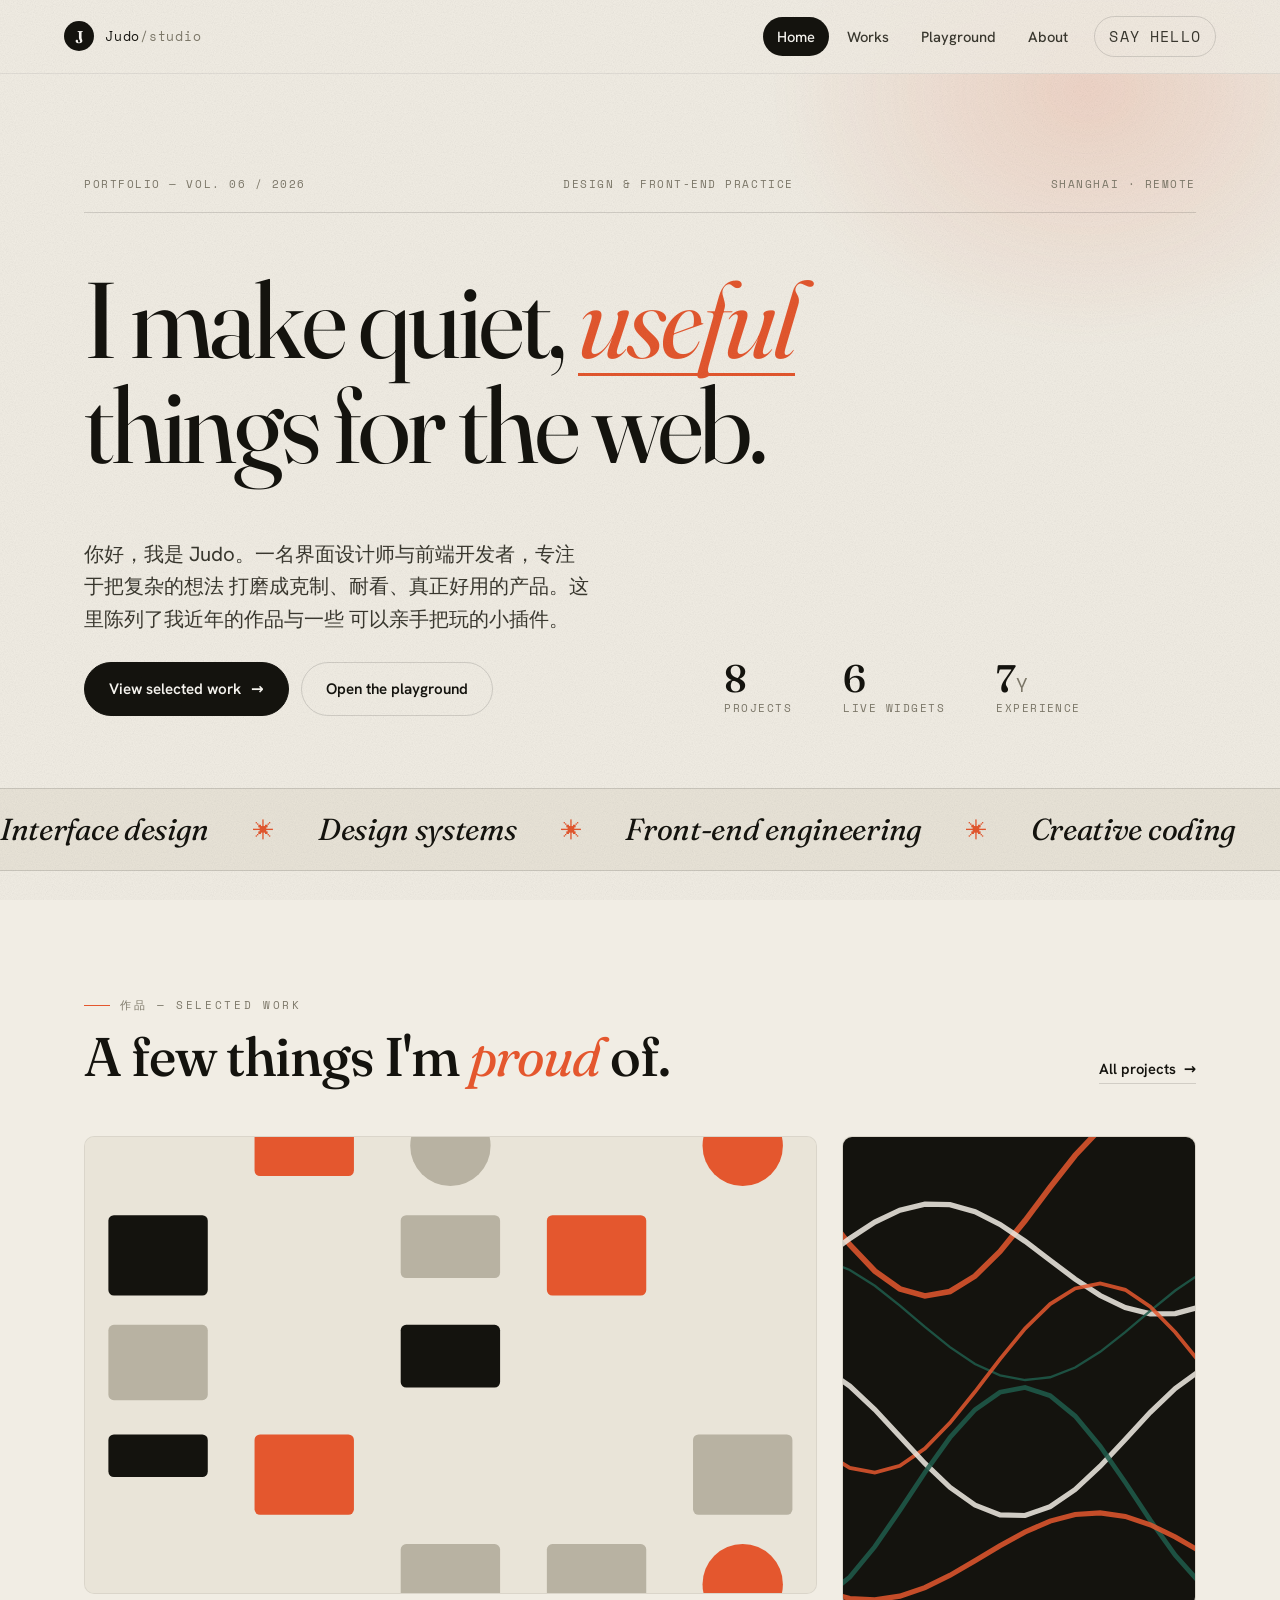
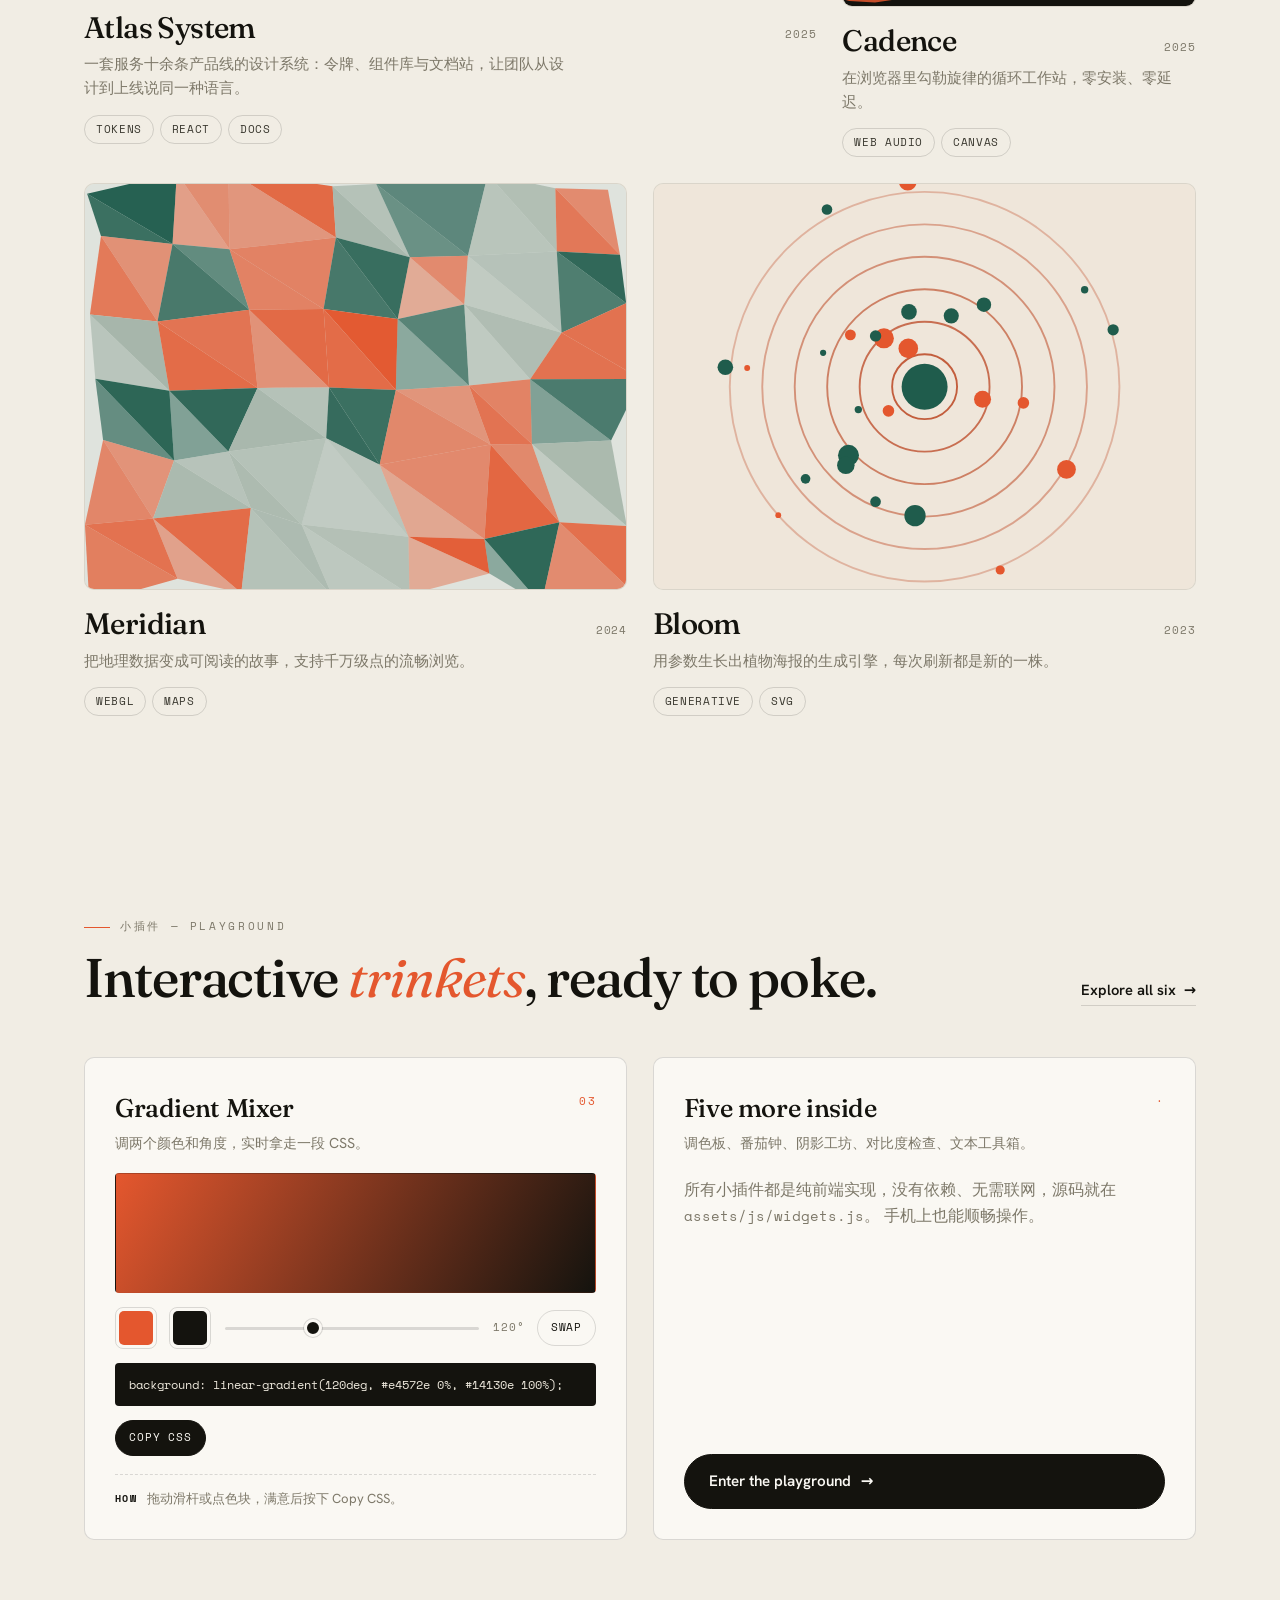
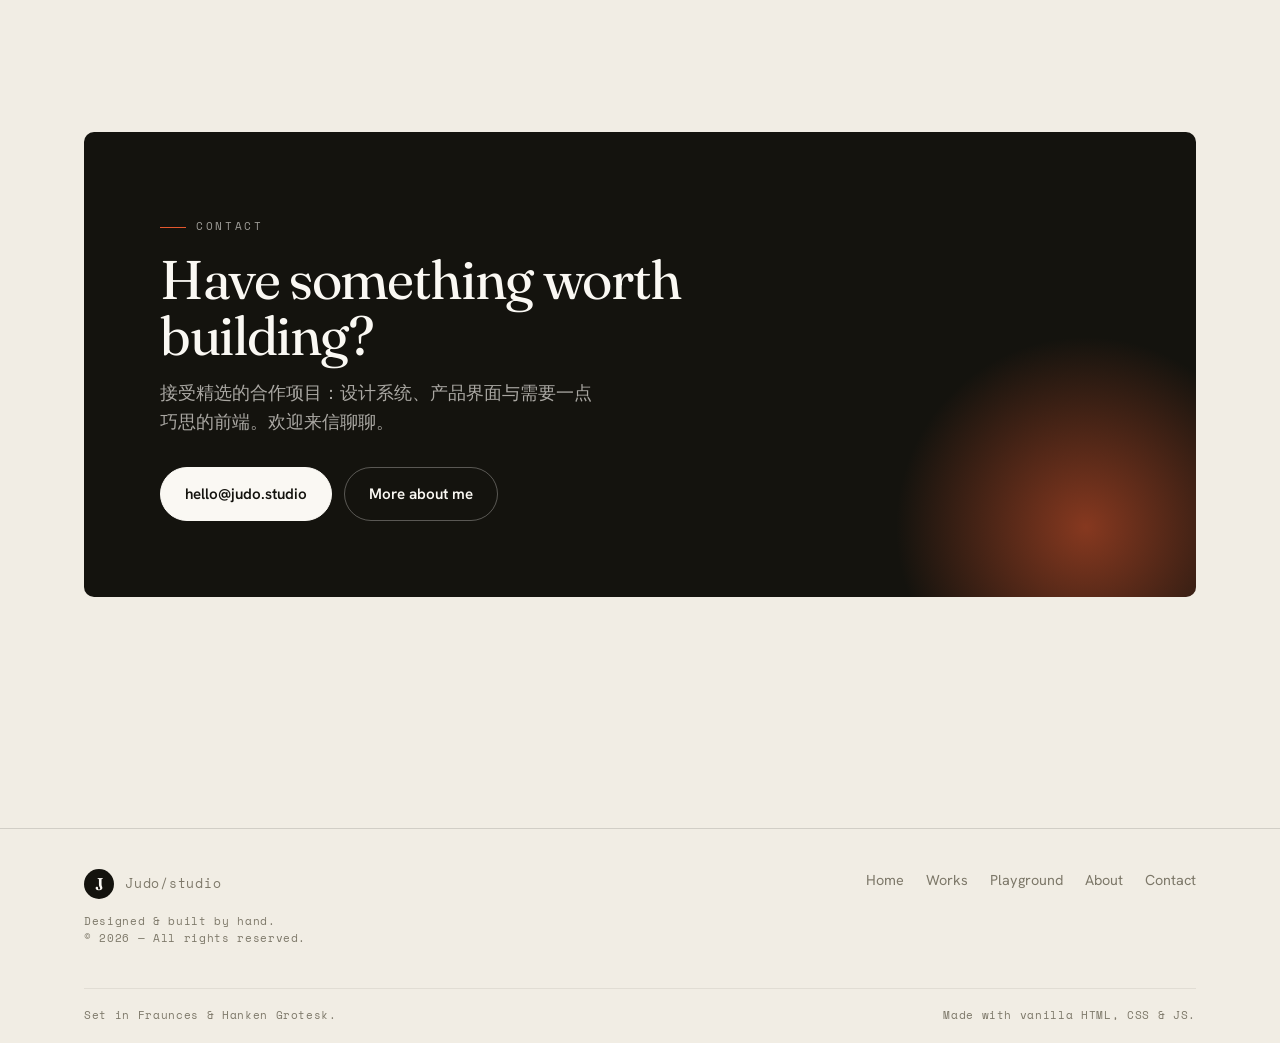
<file: index.html>
<!DOCTYPE html>
<html lang="zh-CN">
<head>
<meta charset="UTF-8">
<meta name="viewport" content="width=device-width, initial-scale=1">
<title>Judo / Studio — Portfolio of a designer &amp; developer</title>
<meta name="description" content="Judo / Studio — a personal portfolio of selected work and interactive experiments in interface design and front-end engineering.">
<meta name="theme-color" content="#f1ede4">
<link rel="icon" href="assets/favicon.svg" type="image/svg+xml">
<link rel="stylesheet" href="assets/css/fonts.css">
<link rel="stylesheet" href="assets/css/style.css">
</head>
<body data-page="index">
<div class="page-glow" aria-hidden="true"></div>

<header class="site-header">
  <div class="wrap">
    <a class="brand" href="index.html" aria-label="Judo Studio — home">
      <span class="brand-mark">J</span>
      <span class="brand-text">Judo<em>/studio</em></span>
    </a>
    <nav class="nav" id="site-nav" aria-label="Primary">
      <a href="index.html" aria-current="page">Home</a>
      <a href="works.html">Works</a>
      <a href="playground.html">Playground</a>
      <a href="about.html">About</a>
      <a class="nav-cta" href="about.html#contact">Say hello</a>
    </nav>
    <button class="nav-toggle" aria-label="Toggle navigation" aria-expanded="false" aria-controls="site-nav"><span></span></button>
  </div>
</header>

<main>
  <!-- ================= HERO ================= -->
  <section class="hero wrap">
    <div class="hero-meta">
      <span>Portfolio — Vol. 06 / 2026</span>
      <span>Design &amp; front-end practice</span>
      <span>Shanghai · Remote</span>
    </div>

    <h1>
      I make quiet, <span class="accent">useful</span><br>
      things for the web.
    </h1>

    <div class="hero-foot">
      <div>
        <p class="hero-lede">
          你好，我是 Judo。一名界面设计师与前端开发者，专注于把复杂的想法
          打磨成克制、耐看、真正好用的产品。这里陈列了我近年的作品与一些
          可以亲手把玩的小插件。
        </p>
        <div class="hero-actions">
          <a class="btn" href="works.html">
            View selected work
            <span class="arrow" aria-hidden="true">→</span>
          </a>
          <a class="btn btn--ghost" href="playground.html">Open the playground</a>
        </div>
      </div>

      <div class="hero-stat" aria-label="At a glance">
        <div><b>8</b><span>Projects</span></div>
        <div><b>6</b><span>Live widgets</span></div>
        <div><b>7<span style="font-family:var(--mono);font-size:1.2rem">y</span></b><span>Experience</span></div>
      </div>
    </div>
  </section>

  <!-- ================= TICKER ================= -->
  <div class="ticker" aria-hidden="true">
    <div class="ticker-track">
      <span>Interface design</span>
      <span>Design systems</span>
      <span>Front-end engineering</span>
      <span>Creative coding</span>
      <span>Interaction</span>
      <span>Data visualisation</span>
    </div>
  </div>

  <!-- ================= FEATURED WORK ================= -->
  <section class="section wrap">
    <div class="section-head">
      <div>
        <span class="eyebrow">作品 — Selected work</span>
        <h2 class="section-title">A few things I'm <em>proud</em> of.</h2>
      </div>
      <a class="textlink" href="works.html">All projects <span aria-hidden="true">→</span></a>
    </div>

    <div class="work-grid">
      <article class="card card--wide reveal">
        <a class="card-link" href="works.html#atlas" aria-label="View Atlas System project">
          <div class="thumb" data-art="grid" data-seed="11" data-palette="#e9e4d8,#14130e,#e4572e,#b8b2a2">
            <span class="thumb-tag">Design system</span>
            <span class="thumb-go" aria-hidden="true">→</span>
          </div>
        </a>
        <div class="card-body">
          <div class="card-title-row">
            <h3 class="card-title">Atlas System</h3>
            <span class="card-year">2025</span>
          </div>
          <p class="card-desc">一套服务十余条产品线的设计系统：令牌、组件库与文档站，让团队从设计到上线说同一种语言。</p>
          <div class="tags"><span class="tag">Tokens</span><span class="tag">React</span><span class="tag">Docs</span></div>
        </div>
      </article>

      <article class="card card--narrow reveal">
        <a class="card-link" href="works.html#cadence" aria-label="View Cadence project">
          <div class="thumb" data-art="wave" data-seed="4" data-palette="#14130e,#e4572e,#f1ede4,#1f5c4c">
            <span class="thumb-tag">Audio</span>
            <span class="thumb-go" aria-hidden="true">→</span>
          </div>
        </a>
        <div class="card-body">
          <div class="card-title-row">
            <h3 class="card-title">Cadence</h3>
            <span class="card-year">2025</span>
          </div>
          <p class="card-desc">在浏览器里勾勒旋律的循环工作站，零安装、零延迟。</p>
          <div class="tags"><span class="tag">Web Audio</span><span class="tag">Canvas</span></div>
        </div>
      </article>

      <article class="card reveal">
        <a class="card-link" href="works.html#meridian" aria-label="View Meridian project">
          <div class="thumb" data-art="mesh" data-seed="23" data-palette="#dfe3dd,#1f5c4c,#e4572e,#9fb0a4">
            <span class="thumb-tag">Data viz</span>
            <span class="thumb-go" aria-hidden="true">→</span>
          </div>
        </a>
        <div class="card-body">
          <div class="card-title-row">
            <h3 class="card-title">Meridian</h3>
            <span class="card-year">2024</span>
          </div>
          <p class="card-desc">把地理数据变成可阅读的故事，支持千万级点的流畅浏览。</p>
          <div class="tags"><span class="tag">WebGL</span><span class="tag">Maps</span></div>
        </div>
      </article>

      <article class="card reveal">
        <a class="card-link" href="works.html#bloom" aria-label="View Bloom project">
          <div class="thumb" data-art="orbit" data-seed="31" data-palette="#efe6da,#b83c17,#1f5c4c,#e4572e">
            <span class="thumb-tag">Generative</span>
            <span class="thumb-go" aria-hidden="true">→</span>
          </div>
        </a>
        <div class="card-body">
          <div class="card-title-row">
            <h3 class="card-title">Bloom</h3>
            <span class="card-year">2023</span>
          </div>
          <p class="card-desc">用参数生长出植物海报的生成引擎，每次刷新都是新的一株。</p>
          <div class="tags"><span class="tag">Generative</span><span class="tag">SVG</span></div>
        </div>
      </article>
    </div>
  </section>

  <!-- ================= PLAYGROUND TEASER ================= -->
  <section class="section section--tight wrap">
    <div class="section-head">
      <div>
        <span class="eyebrow">小插件 — Playground</span>
        <h2 class="section-title">Interactive <em>trinkets</em>, ready to poke.</h2>
      </div>
      <a class="textlink" href="playground.html">Explore all six <span aria-hidden="true">→</span></a>
    </div>

    <div class="widget-grid">
      <!-- live gradient mixer -->
      <div class="widget reveal" id="w-gradient">
        <div class="widget-head">
          <div>
            <h3 class="widget-title">Gradient Mixer</h3>
            <p class="widget-desc">调两个颜色和角度，实时拿走一段 CSS。</p>
          </div>
          <span class="widget-num">03</span>
        </div>
        <div class="widget-body" style="display:grid;gap:14px">
          <div class="preview" style="min-height:120px"></div>
          <div class="row" style="display:flex;gap:12px;align-items:center;flex-wrap:wrap">
            <input type="color" data-c1 value="#e4572e" aria-label="Colour one">
            <input type="color" data-c2 value="#14130e" aria-label="Colour two">
            <input type="range" data-angle min="0" max="360" value="120" aria-label="Angle" style="flex:1;min-width:120px">
            <span class="card-year" data-angle-out>120°</span>
            <button class="mini-btn" data-swap>Swap</button>
          </div>
          <div class="code-out" aria-live="polite"></div>
          <div class="btn-row">
            <button class="mini-btn mini-btn--solid" data-copy>Copy CSS</button>
          </div>
        </div>
        <p class="howto"><b>How</b> 拖动滑杆或点色块，满意后按下 Copy CSS。</p>
      </div>

      <div class="widget reveal" style="justify-content:center;gap:22px">
        <div class="widget-head">
          <div>
            <h3 class="widget-title">Five more inside</h3>
            <p class="widget-desc">调色板、番茄钟、阴影工坊、对比度检查、文本工具箱。</p>
          </div>
          <span class="widget-num">·</span>
        </div>
        <div class="widget-body">
          <p class="card-desc" style="font-size:1rem">
            所有小插件都是纯前端实现，没有依赖、无需联网，源码就在
            <code style="font-family:var(--mono);font-size:.85em">assets/js/widgets.js</code>。
            手机上也能顺畅操作。
          </p>
        </div>
        <a class="btn" href="playground.html">Enter the playground <span class="arrow" aria-hidden="true">→</span></a>
      </div>
    </div>
  </section>

  <!-- ================= CONTACT ================= -->
  <section class="section wrap" id="contact">
    <div class="contact-band reveal">
      <span class="eyebrow" style="color:rgba(250,248,243,.6)">Contact</span>
      <h2 style="margin-top:16px">Have something worth building?</h2>
      <p>接受精选的合作项目：设计系统、产品界面与需要一点巧思的前端。欢迎来信聊聊。</p>
      <div class="contact-links">
        <a class="btn" href="mailto:hello@judo.studio">hello@judo.studio</a>
        <a class="btn btn--ghost" href="about.html">More about me</a>
      </div>
    </div>
  </section>
</main>

<footer class="site-footer">
  <div class="wrap">
    <div class="footer-grid">
      <div>
        <a class="brand" href="index.html"><span class="brand-mark">J</span><span class="brand-text">Judo<em>/studio</em></span></a>
        <p class="footer-note" style="margin-top:14px">Designed &amp; built by hand.<br>© <span data-year>2026</span> — All rights reserved.</p>
      </div>
      <nav aria-label="Footer">
        <a href="index.html">Home</a>
        <a href="works.html">Works</a>
        <a href="playground.html">Playground</a>
        <a href="about.html">About</a>
        <a href="about.html#contact">Contact</a>
      </nav>
    </div>
    <div class="footer-bottom">
      <span class="footer-note">Set in Fraunces &amp; Hanken Grotesk.</span>
      <span class="footer-note">Made with vanilla HTML, CSS &amp; JS.</span>
    </div>
  </div>
</footer>

<script src="assets/js/main.js"></script>
<script src="assets/js/widgets.js"></script>
</body>
</html>
</file>
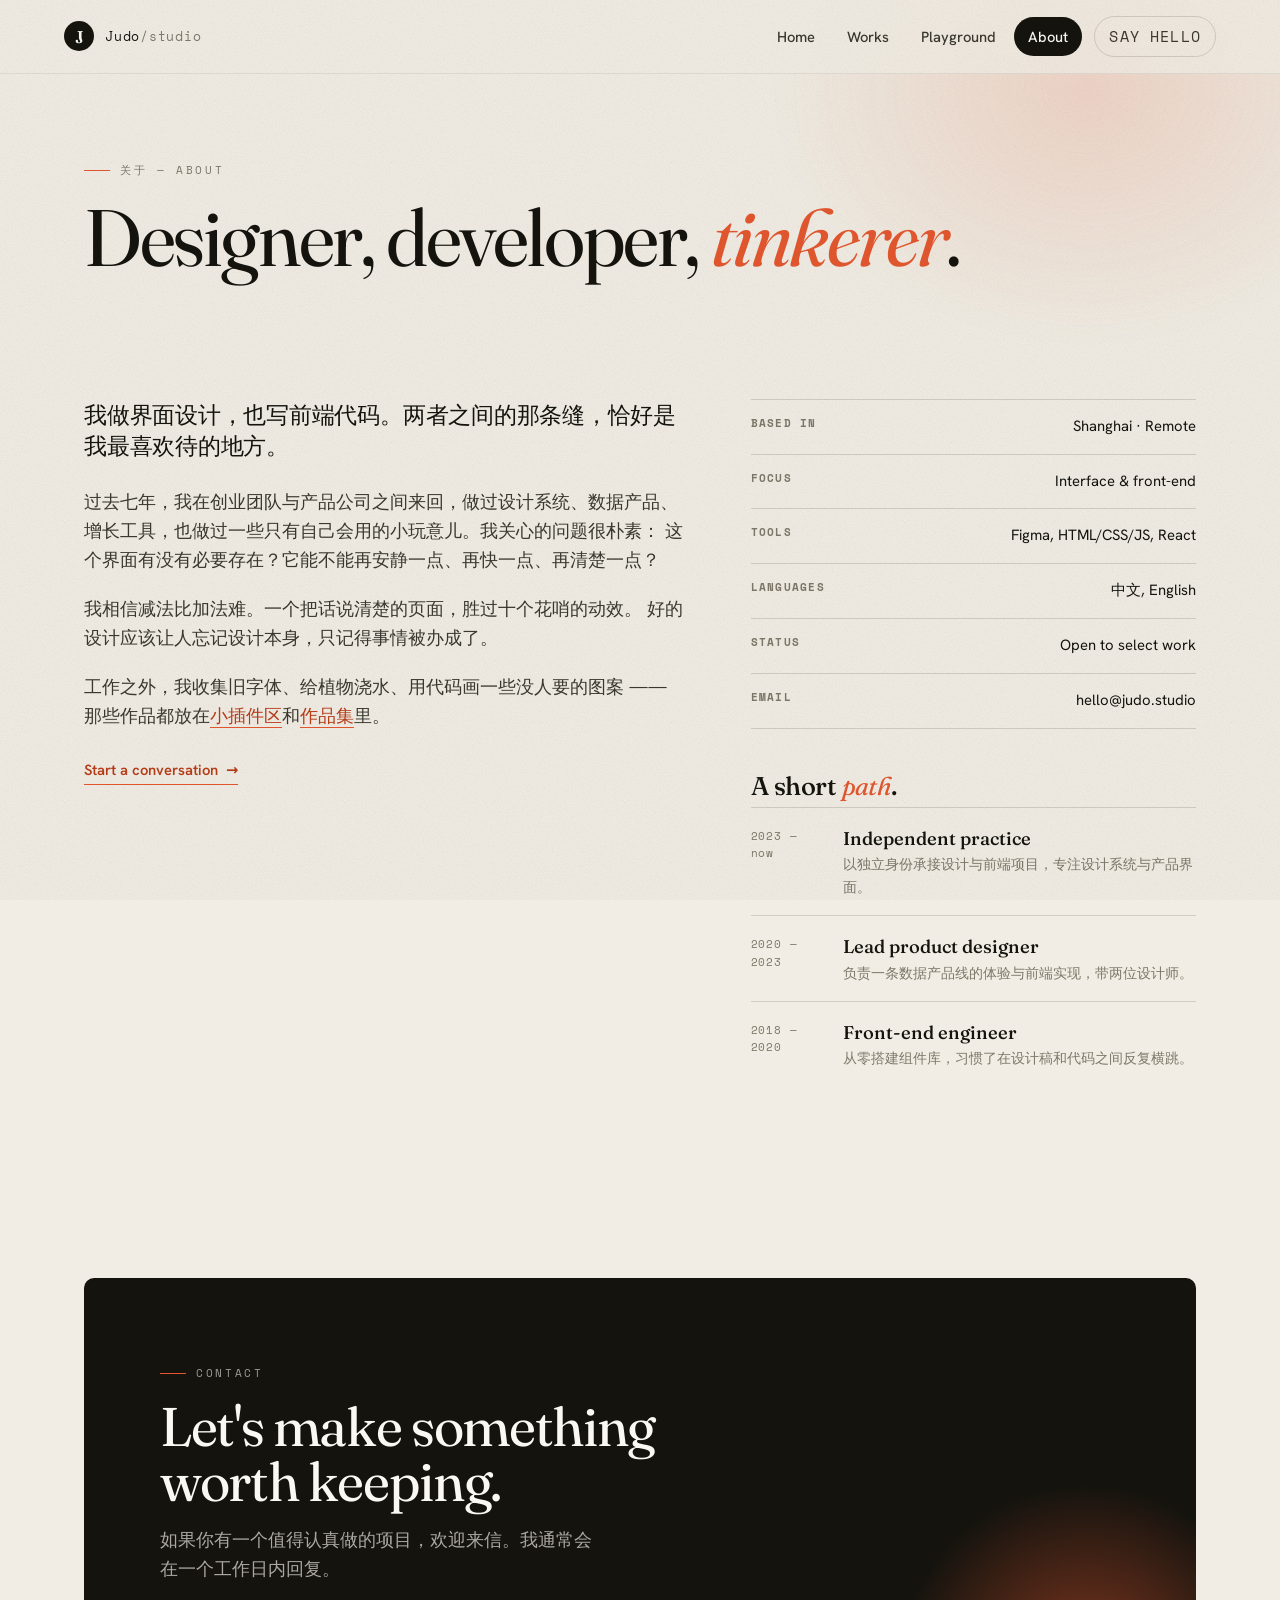
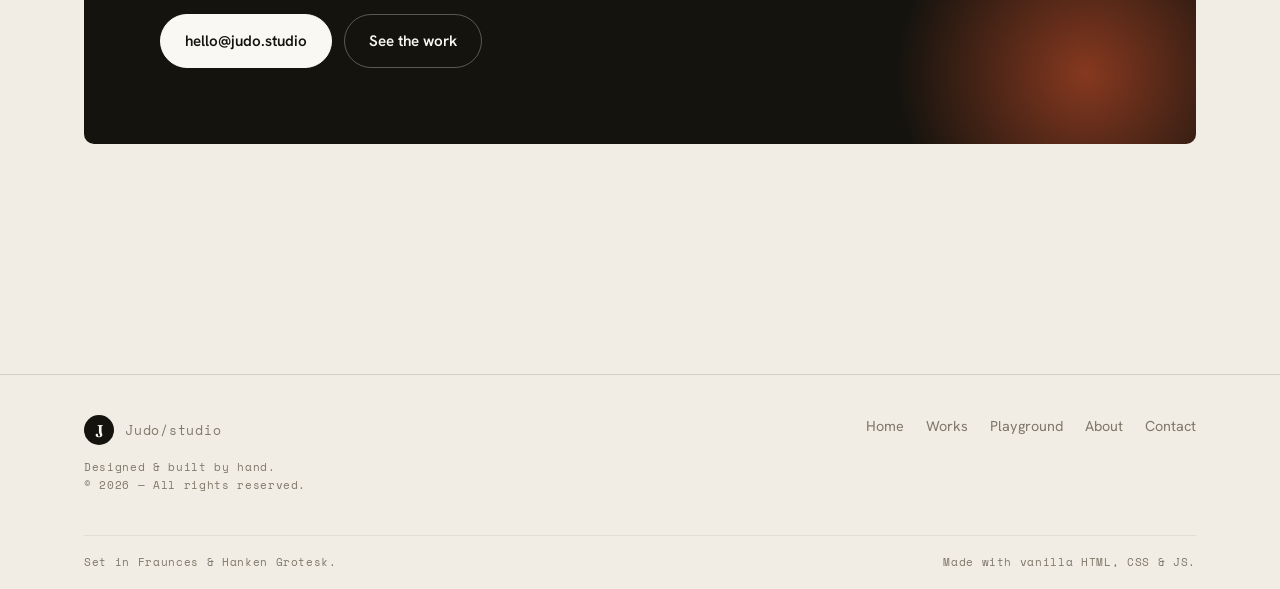
<file: about.html>
<!DOCTYPE html>
<html lang="zh-CN">
<head>
<meta charset="UTF-8">
<meta name="viewport" content="width=device-width, initial-scale=1">
<title>About — Judo / Studio</title>
<meta name="description" content="About Judo — a designer and front-end developer focused on calm, considered interfaces. Get in touch.">
<meta name="theme-color" content="#f1ede4">
<link rel="icon" href="assets/favicon.svg" type="image/svg+xml">
<link rel="stylesheet" href="assets/css/fonts.css">
<link rel="stylesheet" href="assets/css/style.css">
</head>
<body data-page="about">
<div class="page-glow" aria-hidden="true"></div>

<header class="site-header">
  <div class="wrap">
    <a class="brand" href="index.html" aria-label="Judo Studio — home">
      <span class="brand-mark">J</span>
      <span class="brand-text">Judo<em>/studio</em></span>
    </a>
    <nav class="nav" id="site-nav" aria-label="Primary">
      <a href="index.html">Home</a>
      <a href="works.html">Works</a>
      <a href="playground.html">Playground</a>
      <a href="about.html" aria-current="page">About</a>
      <a class="nav-cta" href="#contact">Say hello</a>
    </nav>
    <button class="nav-toggle" aria-label="Toggle navigation" aria-expanded="false" aria-controls="site-nav"><span></span></button>
  </div>
</header>

<main>
  <section class="page-intro wrap">
    <span class="eyebrow">关于 — About</span>
    <h1 style="margin-top:18px">Designer, developer, <em>tinkerer</em>.</h1>
  </section>

  <section class="section section--tight wrap">
    <div class="about-grid">
      <div class="prose reveal">
        <p>
          我做界面设计，也写前端代码。两者之间的那条缝，恰好是我最喜欢待的地方。
        </p>
        <p>
          过去七年，我在创业团队与产品公司之间来回，做过设计系统、数据产品、
          增长工具，也做过一些只有自己会用的小玩意儿。我关心的问题很朴素：
          这个界面有没有必要存在？它能不能再安静一点、再快一点、再清楚一点？
        </p>
        <p>
          我相信减法比加法难。一个把话说清楚的页面，胜过十个花哨的动效。
          好的设计应该让人忘记设计本身，只记得事情被办成了。
        </p>
        <p>
          工作之外，我收集旧字体、给植物浇水、用代码画一些没人要的图案 ——
          那些作品都放在<a href="playground.html">小插件区</a>和<a href="works.html">作品集</a>里。
        </p>
        <a class="textlink" href="#contact" style="margin-top:6px">Start a conversation <span aria-hidden="true">→</span></a>
      </div>

      <aside class="reveal">
        <ul class="fact-list">
          <li><b>Based in</b><span>Shanghai · Remote</span></li>
          <li><b>Focus</b><span>Interface &amp; front-end</span></li>
          <li><b>Tools</b><span>Figma, HTML/CSS/JS, React</span></li>
          <li><b>Languages</b><span>中文, English</span></li>
          <li><b>Status</b><span>Open to select work</span></li>
          <li><b>Email</b><a href="mailto:hello@judo.studio">hello@judo.studio</a></li>
        </ul>

        <h3 class="section-title" style="font-size:1.6rem;margin-top:44px">A short <em>path</em>.</h3>
        <ul class="timeline">
          <li>
            <time>2023 — now</time>
            <div><h4>Independent practice</h4><p>以独立身份承接设计与前端项目，专注设计系统与产品界面。</p></div>
          </li>
          <li>
            <time>2020 — 2023</time>
            <div><h4>Lead product designer</h4><p>负责一条数据产品线的体验与前端实现，带两位设计师。</p></div>
          </li>
          <li>
            <time>2018 — 2020</time>
            <div><h4>Front-end engineer</h4><p>从零搭建组件库，习惯了在设计稿和代码之间反复横跳。</p></div>
          </li>
        </ul>
      </aside>
    </div>
  </section>

  <section class="section wrap" id="contact">
    <div class="contact-band reveal">
      <span class="eyebrow" style="color:rgba(250,248,243,.6)">Contact</span>
      <h2 style="margin-top:16px">Let's make something worth keeping.</h2>
      <p>如果你有一个值得认真做的项目，欢迎来信。我通常会在一个工作日内回复。</p>
      <div class="contact-links">
        <a class="btn" href="mailto:hello@judo.studio">hello@judo.studio</a>
        <a class="btn btn--ghost" href="works.html">See the work</a>
      </div>
    </div>
  </section>
</main>

<footer class="site-footer">
  <div class="wrap">
    <div class="footer-grid">
      <div>
        <a class="brand" href="index.html"><span class="brand-mark">J</span><span class="brand-text">Judo<em>/studio</em></span></a>
        <p class="footer-note" style="margin-top:14px">Designed &amp; built by hand.<br>© <span data-year>2026</span> — All rights reserved.</p>
      </div>
      <nav aria-label="Footer">
        <a href="index.html">Home</a>
        <a href="works.html">Works</a>
        <a href="playground.html">Playground</a>
        <a href="about.html">About</a>
        <a href="about.html#contact">Contact</a>
      </nav>
    </div>
    <div class="footer-bottom">
      <span class="footer-note">Set in Fraunces &amp; Hanken Grotesk.</span>
      <span class="footer-note">Made with vanilla HTML, CSS &amp; JS.</span>
    </div>
  </div>
</footer>

<script src="assets/js/main.js"></script>
</body>
</html>
</file>
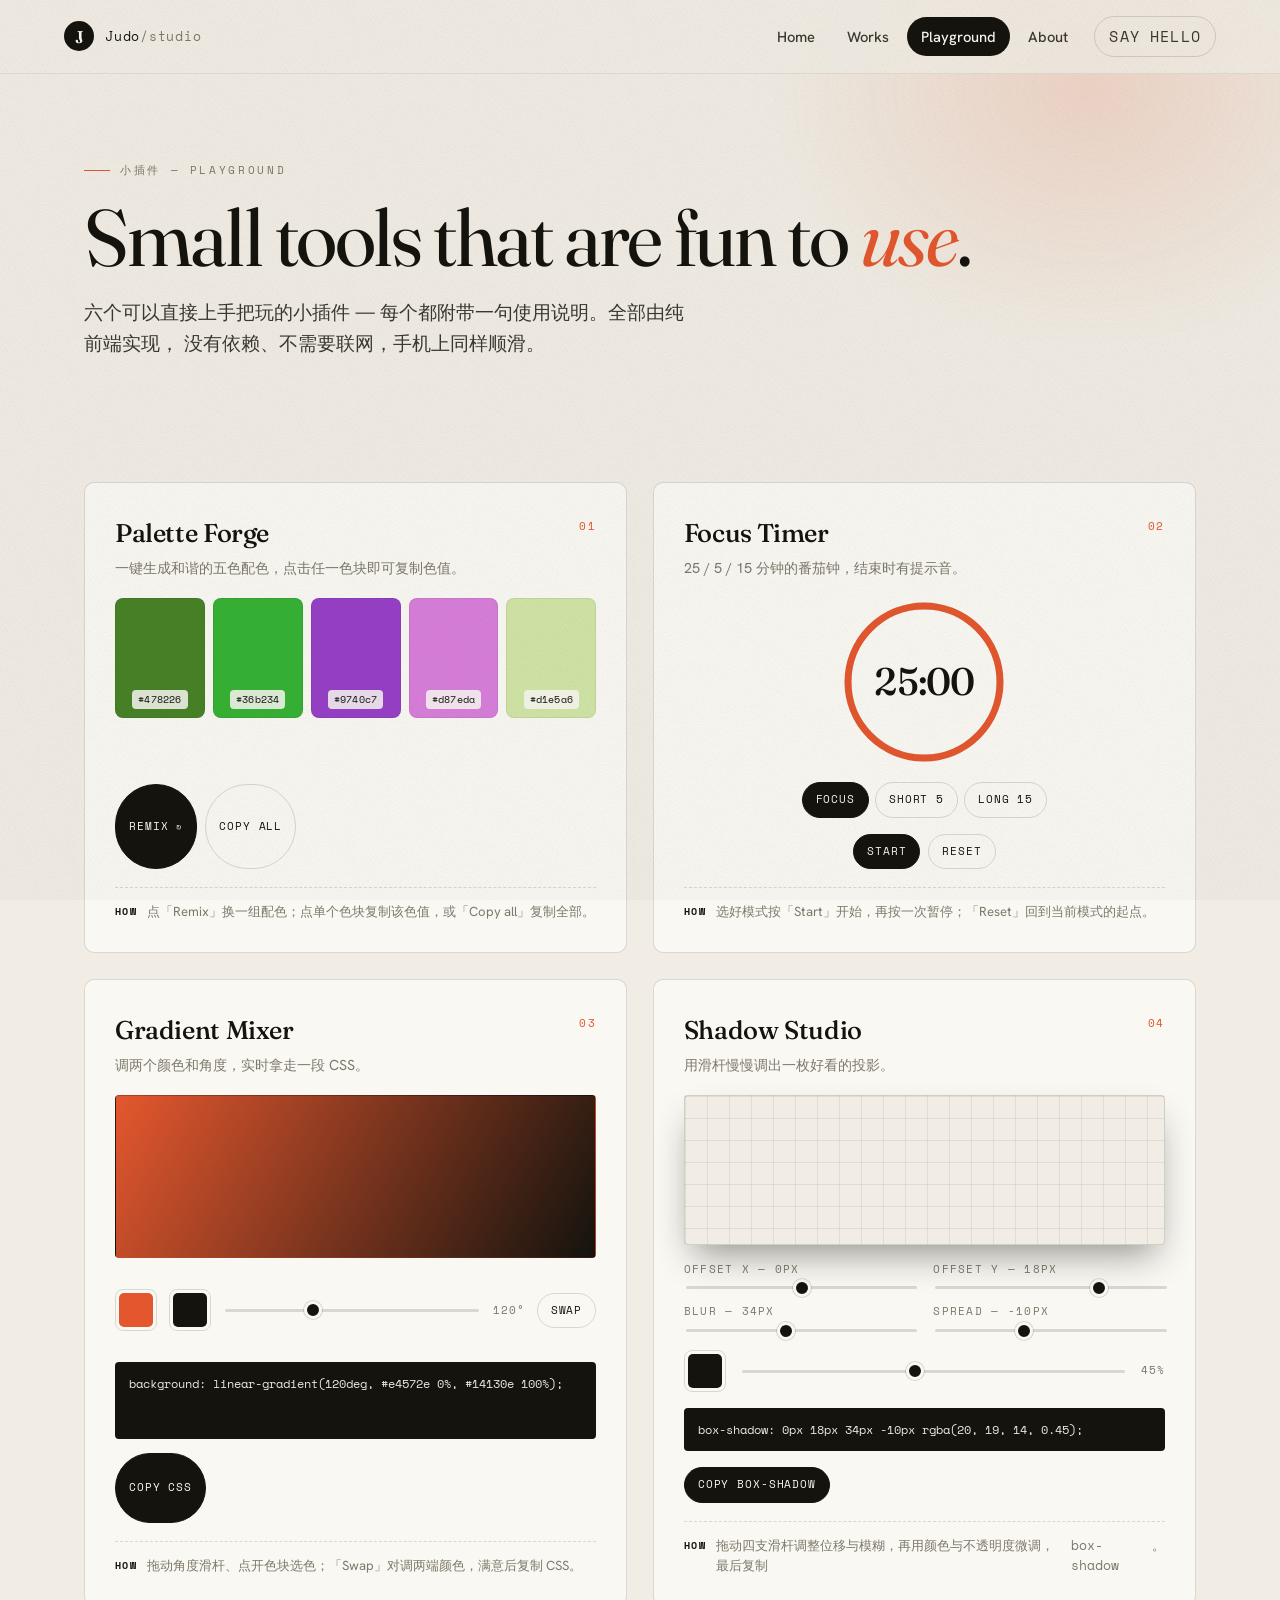
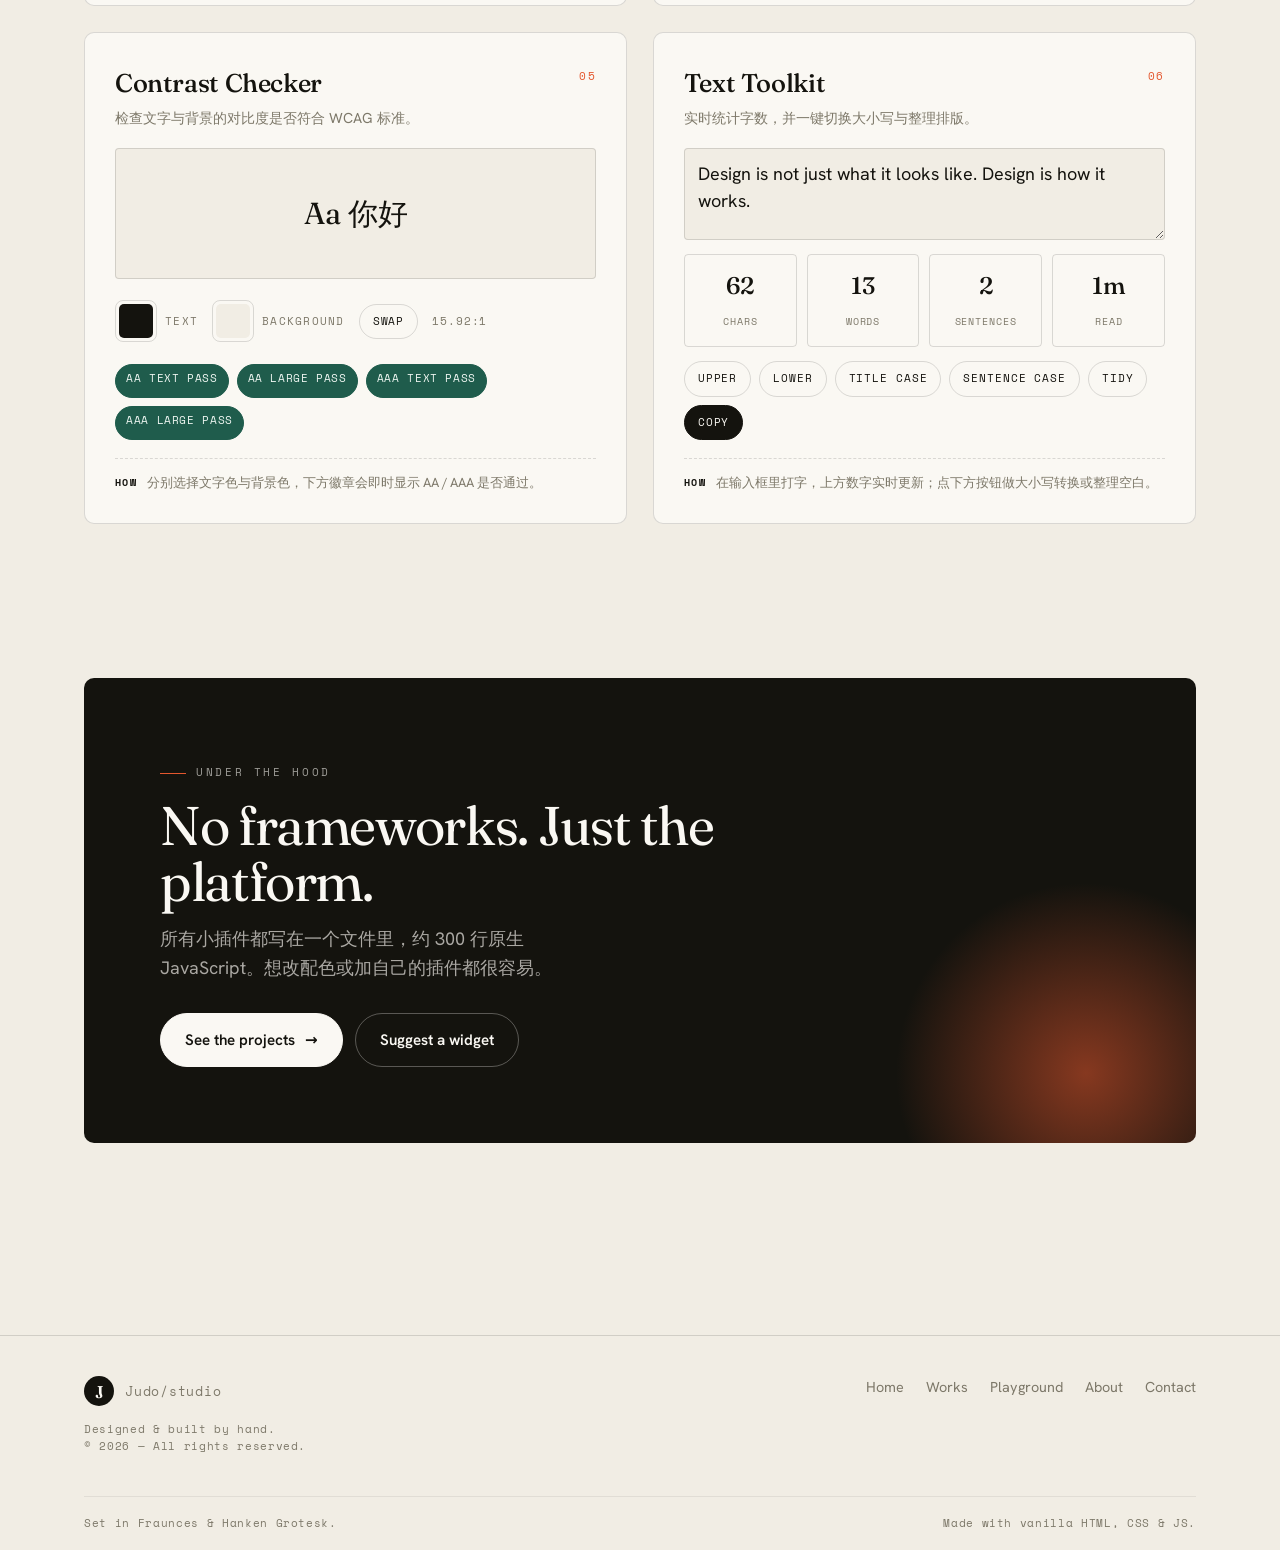
<file: playground.html>
<!DOCTYPE html>
<html lang="zh-CN">
<head>
<meta charset="UTF-8">
<meta name="viewport" content="width=device-width, initial-scale=1">
<title>Playground — Judo / Studio</title>
<meta name="description" content="Six interactive micro-widgets: palette generator, focus timer, gradient mixer, shadow studio, contrast checker and a text toolkit. Pure front-end.">
<meta name="theme-color" content="#f1ede4">
<link rel="icon" href="assets/favicon.svg" type="image/svg+xml">
<link rel="stylesheet" href="assets/css/fonts.css">
<link rel="stylesheet" href="assets/css/style.css">
</head>
<body data-page="playground">
<div class="page-glow" aria-hidden="true"></div>

<header class="site-header">
  <div class="wrap">
    <a class="brand" href="index.html" aria-label="Judo Studio — home">
      <span class="brand-mark">J</span>
      <span class="brand-text">Judo<em>/studio</em></span>
    </a>
    <nav class="nav" id="site-nav" aria-label="Primary">
      <a href="index.html">Home</a>
      <a href="works.html">Works</a>
      <a href="playground.html" aria-current="page">Playground</a>
      <a href="about.html">About</a>
      <a class="nav-cta" href="about.html#contact">Say hello</a>
    </nav>
    <button class="nav-toggle" aria-label="Toggle navigation" aria-expanded="false" aria-controls="site-nav"><span></span></button>
  </div>
</header>

<main>
  <section class="page-intro wrap">
    <span class="eyebrow">小插件 — Playground</span>
    <h1 style="margin-top:18px">Small tools that are fun to <em>use</em>.</h1>
    <p class="lede">
      六个可以直接上手把玩的小插件 — 每个都附带一句使用说明。全部由纯前端实现，
      没有依赖、不需要联网，手机上同样顺滑。
    </p>
  </section>

  <section class="section section--tight wrap">
    <div class="widget-grid">

      <!-- 01 palette -->
      <div class="widget reveal" id="w-palette">
        <div class="widget-head">
          <div>
            <h3 class="widget-title">Palette Forge</h3>
            <p class="widget-desc">一键生成和谐的五色配色，点击任一色块即可复制色值。</p>
          </div>
          <span class="widget-num">01</span>
        </div>
        <div class="widget-body" style="display:grid;gap:16px">
          <div class="swatches" aria-live="polite"></div>
          <div class="btn-row">
            <button class="mini-btn mini-btn--solid" data-remix>Remix ↻</button>
            <button class="mini-btn" data-copy-all>Copy all</button>
          </div>
        </div>
        <p class="howto"><b>How</b> 点「Remix」换一组配色；点单个色块复制该色值，或「Copy all」复制全部。</p>
      </div>

      <!-- 02 timer -->
      <div class="widget reveal" id="w-timer">
        <div class="widget-head">
          <div>
            <h3 class="widget-title">Focus Timer</h3>
            <p class="widget-desc">25 / 5 / 15 分钟的番茄钟，结束时有提示音。</p>
          </div>
          <span class="widget-num">02</span>
        </div>
        <div class="widget-body">
          <div class="timer">
            <div class="ring">
              <svg viewBox="0 0 168 168" aria-hidden="true">
                <circle class="track" cx="84" cy="84" r="76"></circle>
                <circle class="prog" cx="84" cy="84" r="76"></circle>
              </svg>
              <div class="ring-time" aria-live="polite">25:00</div>
            </div>
            <div class="mode-pills">
              <button class="mini-btn mini-btn--solid" data-mode="focus">Focus</button>
              <button class="mini-btn" data-mode="short">Short 5</button>
              <button class="mini-btn" data-mode="long">Long 15</button>
            </div>
            <div class="btn-row">
              <button class="mini-btn mini-btn--solid" data-start>Start</button>
              <button class="mini-btn" data-reset>Reset</button>
            </div>
          </div>
        </div>
        <p class="howto"><b>How</b> 选好模式按「Start」开始，再按一次暂停；「Reset」回到当前模式的起点。</p>
      </div>

      <!-- 03 gradient -->
      <div class="widget reveal" id="w-gradient">
        <div class="widget-head">
          <div>
            <h3 class="widget-title">Gradient Mixer</h3>
            <p class="widget-desc">调两个颜色和角度，实时拿走一段 CSS。</p>
          </div>
          <span class="widget-num">03</span>
        </div>
        <div class="widget-body" style="display:grid;gap:14px">
          <div class="preview" style="min-height:130px"></div>
          <div style="display:flex;gap:12px;align-items:center;flex-wrap:wrap">
            <input type="color" data-c1 value="#e4572e" aria-label="Colour one">
            <input type="color" data-c2 value="#14130e" aria-label="Colour two">
            <input type="range" data-angle min="0" max="360" value="120" aria-label="Angle" style="flex:1;min-width:110px">
            <span class="card-year" data-angle-out>120°</span>
            <button class="mini-btn" data-swap>Swap</button>
          </div>
          <div class="code-out" aria-live="polite"></div>
          <div class="btn-row"><button class="mini-btn mini-btn--solid" data-copy>Copy CSS</button></div>
        </div>
        <p class="howto"><b>How</b> 拖动角度滑杆、点开色块选色；「Swap」对调两端颜色，满意后复制 CSS。</p>
      </div>

      <!-- 04 shadow -->
      <div class="widget reveal" id="w-shadow">
        <div class="widget-head">
          <div>
            <h3 class="widget-title">Shadow Studio</h3>
            <p class="widget-desc">用滑杆慢慢调出一枚好看的投影。</p>
          </div>
          <span class="widget-num">04</span>
        </div>
        <div class="widget-body" style="display:grid;gap:16px">
          <div class="preview preview--grid" style="min-height:150px;overflow:visible;padding:30px"></div>
          <div style="display:grid;grid-template-columns:1fr 1fr;gap:12px 18px">
            <div class="field"><label>Offset X — <span data-x-out>0</span>px</label><input type="range" data-x min="-40" max="40" value="0" aria-label="Offset X"></div>
            <div class="field"><label>Offset Y — <span data-y-out>18</span>px</label><input type="range" data-y min="-40" max="40" value="18" aria-label="Offset Y"></div>
            <div class="field"><label>Blur — <span data-blur-out>34</span>px</label><input type="range" data-blur min="0" max="80" value="34" aria-label="Blur"></div>
            <div class="field"><label>Spread — <span data-spread-out>-10</span>px</label><input type="range" data-spread min="-40" max="40" value="-10" aria-label="Spread"></div>
          </div>
          <div style="display:flex;gap:14px;align-items:center">
            <input type="color" data-color value="#14130e" aria-label="Shadow colour">
            <input type="range" data-alpha min="0" max="100" value="45" aria-label="Opacity" style="flex:1">
            <span class="card-year" data-alpha-out>45%</span>
          </div>
          <div class="code-out" aria-live="polite"></div>
          <div class="btn-row"><button class="mini-btn mini-btn--solid" data-copy>Copy box-shadow</button></div>
        </div>
        <p class="howto"><b>How</b> 拖动四支滑杆调整位移与模糊，再用颜色与不透明度微调，最后复制 <code style="font-family:var(--mono)">box-shadow</code>。</p>
      </div>

      <!-- 05 contrast -->
      <div class="widget reveal" id="w-contrast">
        <div class="widget-head">
          <div>
            <h3 class="widget-title">Contrast Checker</h3>
            <p class="widget-desc">检查文字与背景的对比度是否符合 WCAG 标准。</p>
          </div>
          <span class="widget-num">05</span>
        </div>
        <div class="widget-body" style="display:grid;gap:16px">
          <div class="preview" style="min-height:120px;font-family:var(--display);font-size:1.9rem">Aa 你好</div>
          <div style="display:flex;gap:14px;align-items:center;flex-wrap:wrap">
            <label class="field" style="flex-direction:row;align-items:center;gap:8px">
              <input type="color" data-fg value="#14130e">
              <span style="font-family:var(--mono);font-size:10.5px;letter-spacing:.12em;text-transform:uppercase;color:var(--muted)">Text</span>
            </label>
            <label class="field" style="flex-direction:row;align-items:center;gap:8px">
              <input type="color" data-bg value="#f1ede4">
              <span style="font-family:var(--mono);font-size:10.5px;letter-spacing:.12em;text-transform:uppercase;color:var(--muted)">Background</span>
            </label>
            <button class="mini-btn" data-swap>Swap</button>
            <span class="card-year" data-ratio>—</span>
          </div>
          <div class="contrast-badges" data-badges></div>
        </div>
        <p class="howto"><b>How</b> 分别选择文字色与背景色，下方徽章会即时显示 AA / AAA 是否通过。</p>
      </div>

      <!-- 06 text -->
      <div class="widget reveal" id="w-text">
        <div class="widget-head">
          <div>
            <h3 class="widget-title">Text Toolkit</h3>
            <p class="widget-desc">实时统计字数，并一键切换大小写与整理排版。</p>
          </div>
          <span class="widget-num">06</span>
        </div>
        <div class="widget-body" style="display:grid;gap:14px">
          <textarea aria-label="Text input" placeholder="在这里粘贴或输入文字…">Design is not just what it looks like. Design is how it works.</textarea>
          <div class="stats-row">
            <div class="stat"><b id="s-chars">0</b><span>Chars</span></div>
            <div class="stat"><b id="s-words">0</b><span>Words</span></div>
            <div class="stat"><b id="s-sents">0</b><span>Sentences</span></div>
            <div class="stat"><b id="s-read">0m</b><span>Read</span></div>
          </div>
          <div class="btn-row">
            <button class="mini-btn" data-transform="upper">UPPER</button>
            <button class="mini-btn" data-transform="lower">lower</button>
            <button class="mini-btn" data-transform="title">Title Case</button>
            <button class="mini-btn" data-transform="sentence">Sentence case</button>
            <button class="mini-btn" data-transform="trim">Tidy</button>
            <button class="mini-btn mini-btn--solid" data-copy>Copy</button>
          </div>
        </div>
        <p class="howto"><b>How</b> 在输入框里打字，上方数字实时更新；点下方按钮做大小写转换或整理空白。</p>
      </div>

    </div>
  </section>

  <section class="section section--tight wrap">
    <div class="contact-band reveal">
      <span class="eyebrow" style="color:rgba(250,248,243,.6)">Under the hood</span>
      <h2 style="margin-top:16px">No frameworks. Just the platform.</h2>
      <p>所有小插件都写在一个文件里，约 300 行原生 JavaScript。想改配色或加自己的插件都很容易。</p>
      <div class="contact-links">
        <a class="btn" href="works.html">See the projects <span class="arrow" aria-hidden="true">→</span></a>
        <a class="btn btn--ghost" href="about.html#contact">Suggest a widget</a>
      </div>
    </div>
  </section>
</main>

<footer class="site-footer">
  <div class="wrap">
    <div class="footer-grid">
      <div>
        <a class="brand" href="index.html"><span class="brand-mark">J</span><span class="brand-text">Judo<em>/studio</em></span></a>
        <p class="footer-note" style="margin-top:14px">Designed &amp; built by hand.<br>© <span data-year>2026</span> — All rights reserved.</p>
      </div>
      <nav aria-label="Footer">
        <a href="index.html">Home</a>
        <a href="works.html">Works</a>
        <a href="playground.html">Playground</a>
        <a href="about.html">About</a>
        <a href="about.html#contact">Contact</a>
      </nav>
    </div>
    <div class="footer-bottom">
      <span class="footer-note">Set in Fraunces &amp; Hanken Grotesk.</span>
      <span class="footer-note">Made with vanilla HTML, CSS &amp; JS.</span>
    </div>
  </div>
</footer>

<script src="assets/js/main.js"></script>
<script src="assets/js/widgets.js"></script>
</body>
</html>
</file>
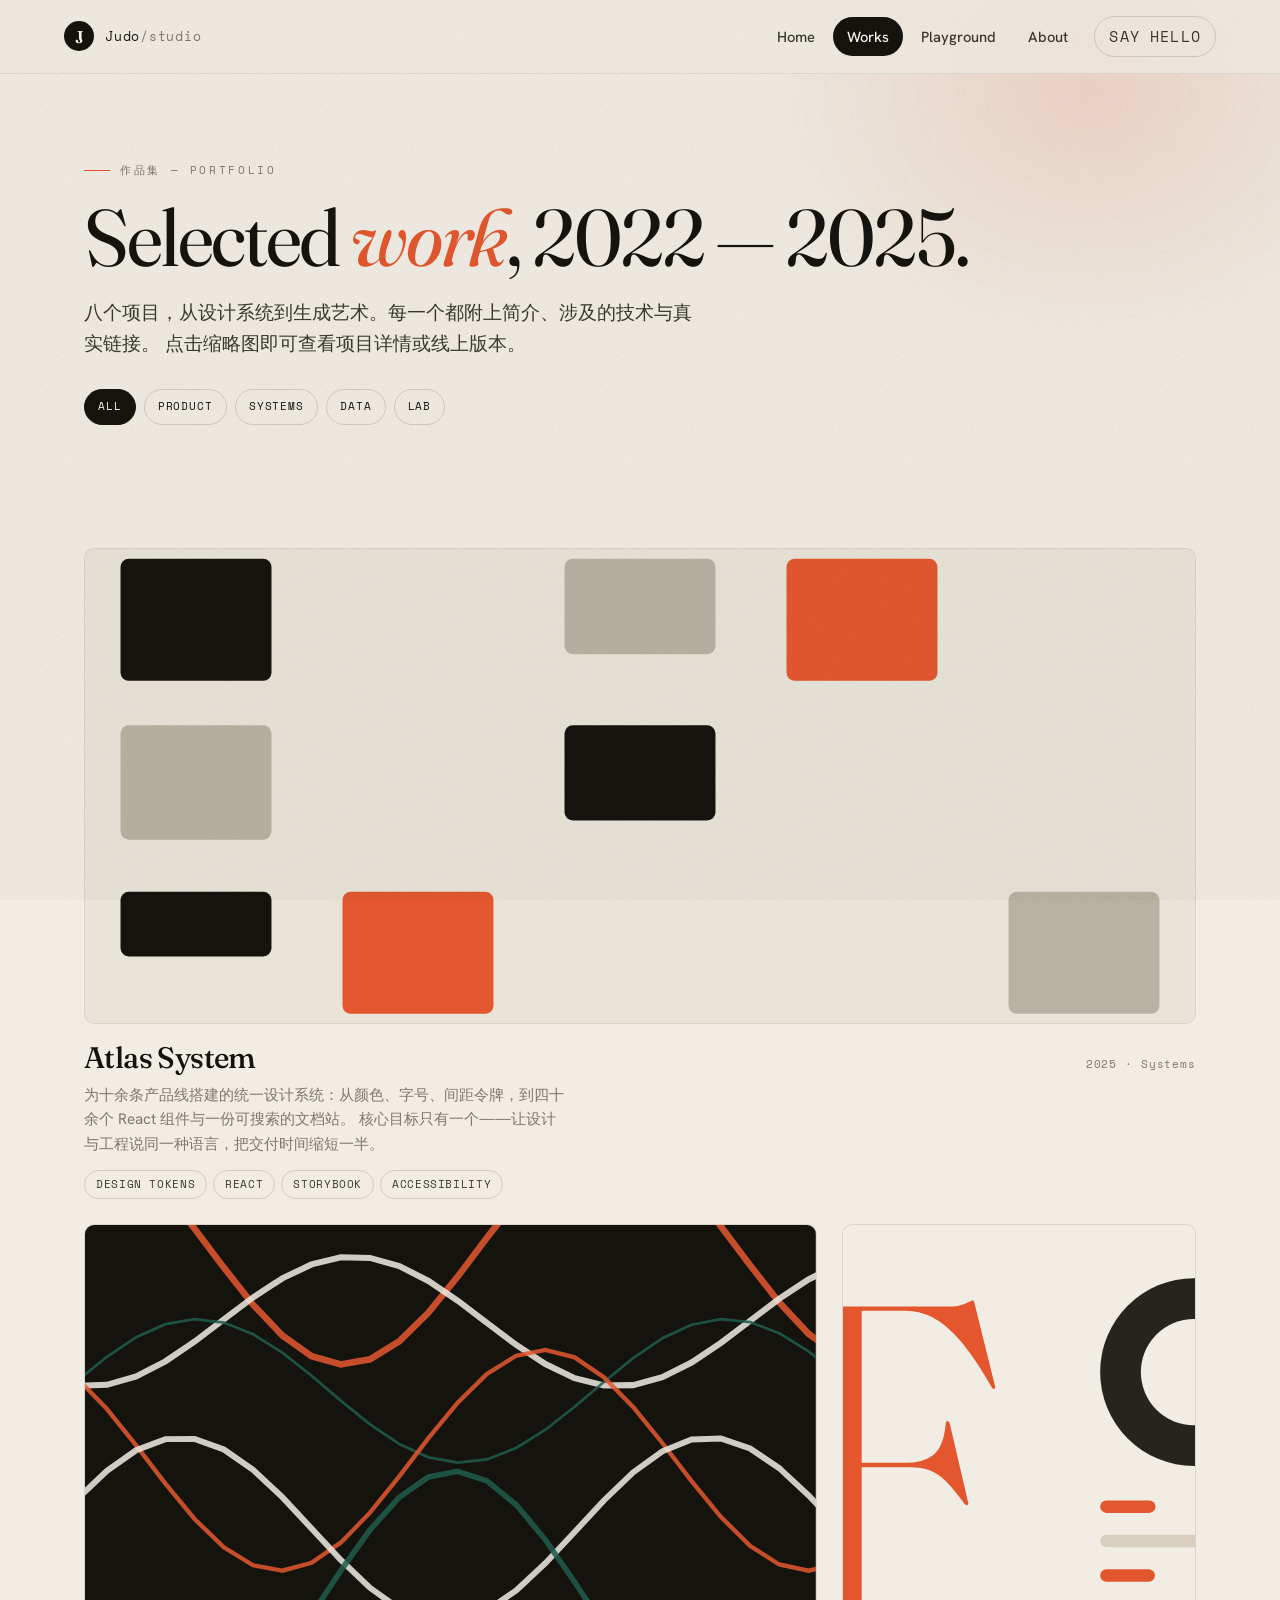
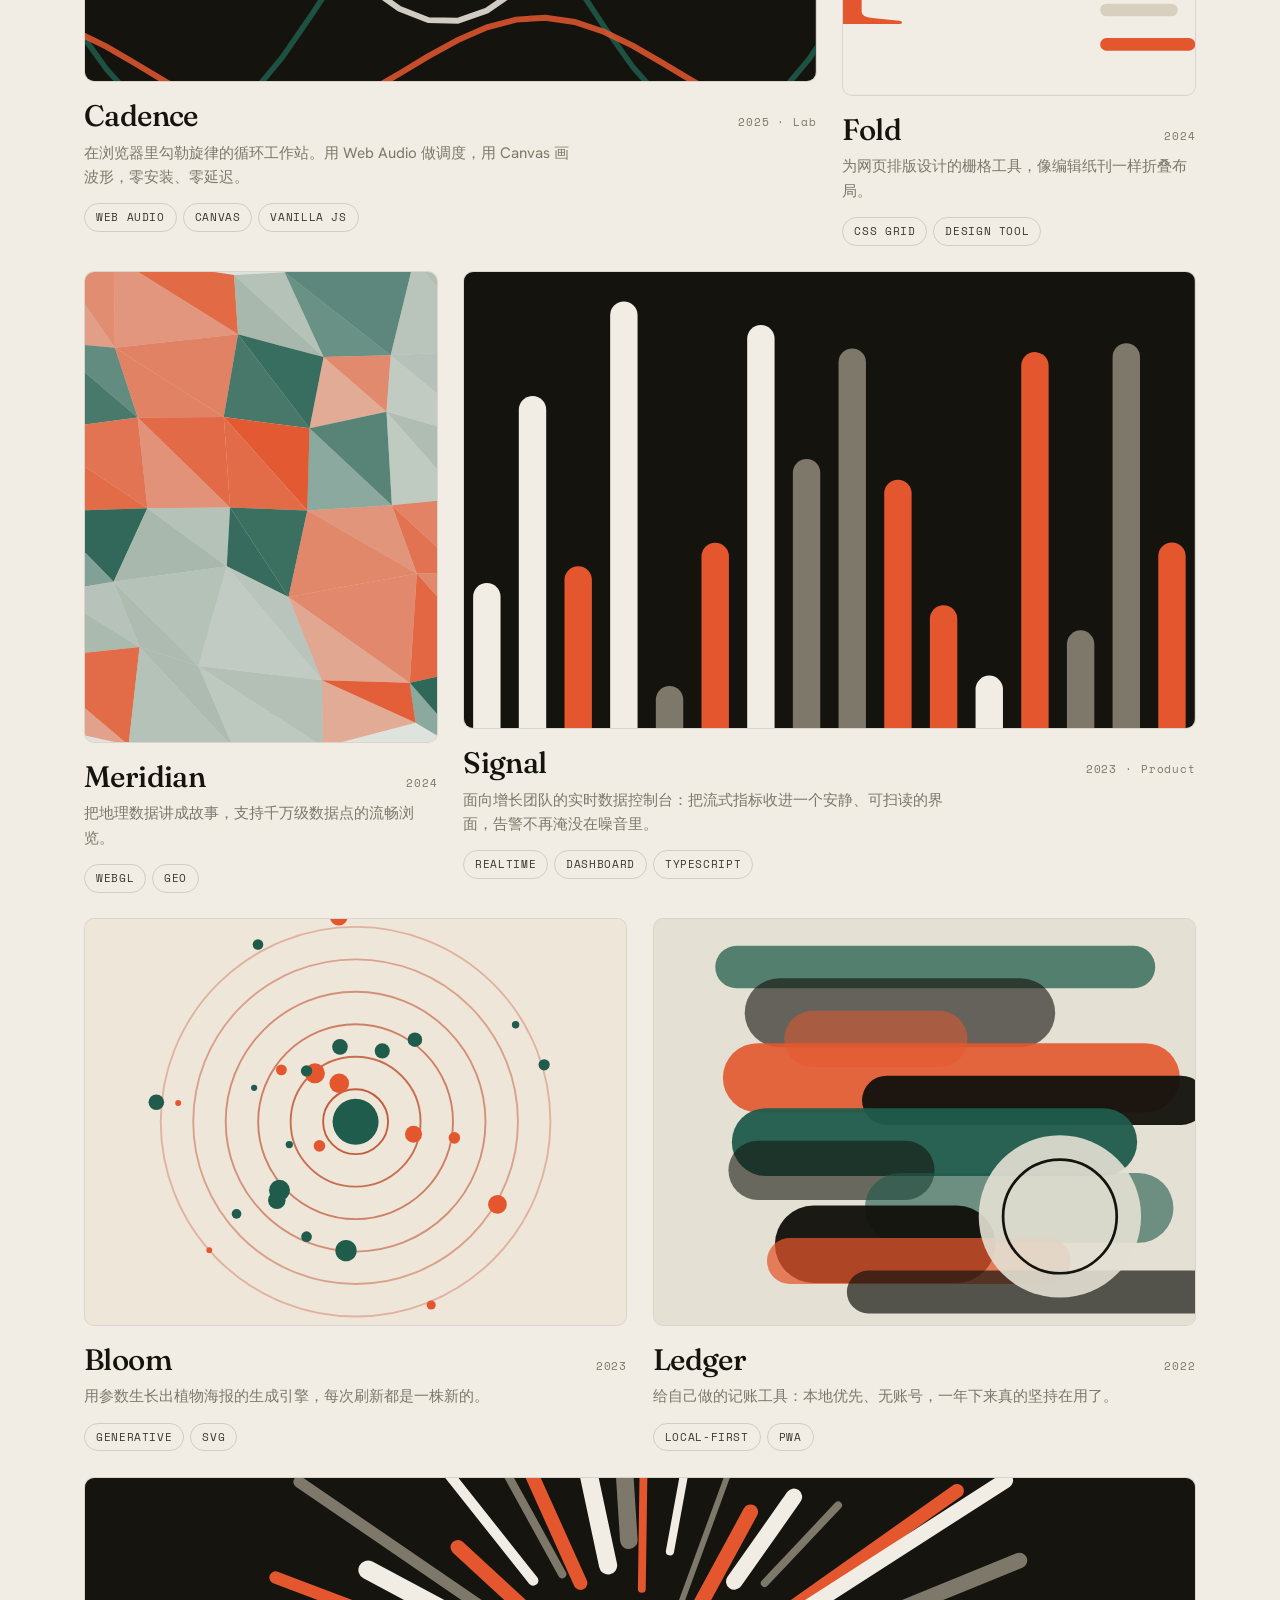
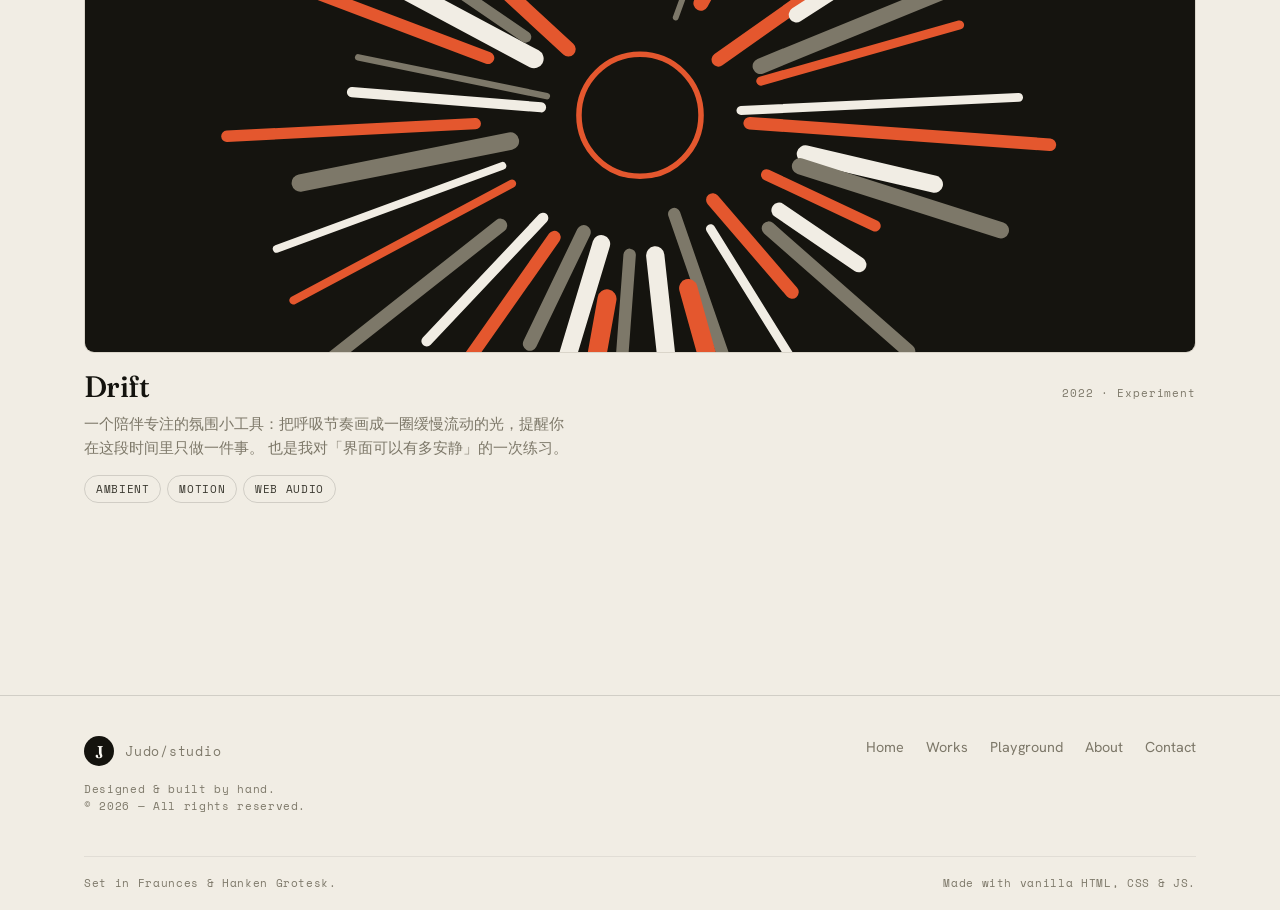
<file: works.html>
<!DOCTYPE html>
<html lang="zh-CN">
<head>
<meta charset="UTF-8">
<meta name="viewport" content="width=device-width, initial-scale=1">
<title>Works — Judo / Studio</title>
<meta name="description" content="Selected projects by Judo — design systems, product interfaces, data visualisation and generative experiments.">
<meta name="theme-color" content="#f1ede4">
<link rel="icon" href="assets/favicon.svg" type="image/svg+xml">
<link rel="stylesheet" href="assets/css/fonts.css">
<link rel="stylesheet" href="assets/css/style.css">
</head>
<body data-page="works">
<div class="page-glow" aria-hidden="true"></div>

<header class="site-header">
  <div class="wrap">
    <a class="brand" href="index.html" aria-label="Judo Studio — home">
      <span class="brand-mark">J</span>
      <span class="brand-text">Judo<em>/studio</em></span>
    </a>
    <nav class="nav" id="site-nav" aria-label="Primary">
      <a href="index.html">Home</a>
      <a href="works.html" aria-current="page">Works</a>
      <a href="playground.html">Playground</a>
      <a href="about.html">About</a>
      <a class="nav-cta" href="about.html#contact">Say hello</a>
    </nav>
    <button class="nav-toggle" aria-label="Toggle navigation" aria-expanded="false" aria-controls="site-nav"><span></span></button>
  </div>
</header>

<main>
  <section class="page-intro wrap">
    <span class="eyebrow">作品集 — Portfolio</span>
    <h1 style="margin-top:18px">Selected <em>work</em>, 2022 — 2025.</h1>
    <p class="lede">
      八个项目，从设计系统到生成艺术。每一个都附上简介、涉及的技术与真实链接。
      点击缩略图即可查看项目详情或线上版本。
    </p>

    <div class="filters" role="group" aria-label="Filter projects by category">
      <button class="mini-btn mini-btn--solid" data-filter="all">All</button>
      <button class="mini-btn" data-filter="product">Product</button>
      <button class="mini-btn" data-filter="systems">Systems</button>
      <button class="mini-btn" data-filter="data">Data</button>
      <button class="mini-btn" data-filter="lab">Lab</button>
    </div>
  </section>

  <section class="section section--tight wrap">
    <div class="work-grid" id="work-grid">

      <article class="card card--full reveal" data-cat="systems" id="atlas">
        <a class="card-link" href="#" data-placeholder aria-label="View Atlas System project">
          <div class="thumb" data-art="grid" data-seed="11" data-palette="#e9e4d8,#14130e,#e4572e,#b8b2a2">
            <span class="thumb-tag">Design system</span>
            <span class="thumb-go" aria-hidden="true">→</span>
          </div>
        </a>
        <div class="card-body">
          <div class="card-title-row">
            <h3 class="card-title">Atlas System</h3>
            <span class="card-year">2025 · Systems</span>
          </div>
          <p class="card-desc">
            为十余条产品线搭建的统一设计系统：从颜色、字号、间距令牌，到四十余个 React 组件与一份可搜索的文档站。
            核心目标只有一个——让设计与工程说同一种语言，把交付时间缩短一半。
          </p>
          <div class="tags"><span class="tag">Design tokens</span><span class="tag">React</span><span class="tag">Storybook</span><span class="tag">Accessibility</span></div>
        </div>
      </article>

      <article class="card card--wide reveal" data-cat="lab" id="cadence">
        <a class="card-link" href="#" data-placeholder aria-label="View Cadence project">
          <div class="thumb" data-art="wave" data-seed="4" data-palette="#14130e,#e4572e,#f1ede4,#1f5c4c">
            <span class="thumb-tag">Audio</span>
            <span class="thumb-go" aria-hidden="true">→</span>
          </div>
        </a>
        <div class="card-body">
          <div class="card-title-row">
            <h3 class="card-title">Cadence</h3>
            <span class="card-year">2025 · Lab</span>
          </div>
          <p class="card-desc">在浏览器里勾勒旋律的循环工作站。用 Web Audio 做调度，用 Canvas 画波形，零安装、零延迟。</p>
          <div class="tags"><span class="tag">Web Audio</span><span class="tag">Canvas</span><span class="tag">Vanilla JS</span></div>
        </div>
      </article>

      <article class="card card--narrow reveal" data-cat="systems" id="fold">
        <a class="card-link" href="#" data-placeholder aria-label="View Fold project">
          <div class="thumb" data-art="type" data-seed="17" data-letter="F" data-palette="#f1ede4,#e4572e,#14130e,#d8cfbe">
            <span class="thumb-tag">Tooling</span>
            <span class="thumb-go" aria-hidden="true">→</span>
          </div>
        </a>
        <div class="card-body">
          <div class="card-title-row">
            <h3 class="card-title">Fold</h3>
            <span class="card-year">2024</span>
          </div>
          <p class="card-desc">为网页排版设计的栅格工具，像编辑纸刊一样折叠布局。</p>
          <div class="tags"><span class="tag">CSS Grid</span><span class="tag">Design tool</span></div>
        </div>
      </article>

      <article class="card card--narrow reveal" data-cat="data" id="meridian">
        <a class="card-link" href="#" data-placeholder aria-label="View Meridian project">
          <div class="thumb" data-art="mesh" data-seed="23" data-palette="#dfe3dd,#1f5c4c,#e4572e,#9fb0a4">
            <span class="thumb-tag">Data viz</span>
            <span class="thumb-go" aria-hidden="true">→</span>
          </div>
        </a>
        <div class="card-body">
          <div class="card-title-row">
            <h3 class="card-title">Meridian</h3>
            <span class="card-year">2024</span>
          </div>
          <p class="card-desc">把地理数据讲成故事，支持千万级数据点的流畅浏览。</p>
          <div class="tags"><span class="tag">WebGL</span><span class="tag">Geo</span></div>
        </div>
      </article>

      <article class="card card--wide reveal" data-cat="product" id="signal">
        <a class="card-link" href="#" data-placeholder aria-label="View Signal project">
          <div class="thumb" data-art="bars" data-seed="52" data-palette="#14130e,#f1ede4,#e4572e,#7d7869">
            <span class="thumb-tag">Product</span>
            <span class="thumb-go" aria-hidden="true">→</span>
          </div>
        </a>
        <div class="card-body">
          <div class="card-title-row">
            <h3 class="card-title">Signal</h3>
            <span class="card-year">2023 · Product</span>
          </div>
          <p class="card-desc">面向增长团队的实时数据控制台：把流式指标收进一个安静、可扫读的界面，告警不再淹没在噪音里。</p>
          <div class="tags"><span class="tag">Realtime</span><span class="tag">Dashboard</span><span class="tag">TypeScript</span></div>
        </div>
      </article>

      <article class="card reveal" data-cat="lab" id="bloom">
        <a class="card-link" href="#" data-placeholder aria-label="View Bloom project">
          <div class="thumb" data-art="orbit" data-seed="31" data-palette="#efe6da,#b83c17,#1f5c4c,#e4572e">
            <span class="thumb-tag">Generative</span>
            <span class="thumb-go" aria-hidden="true">→</span>
          </div>
        </a>
        <div class="card-body">
          <div class="card-title-row">
            <h3 class="card-title">Bloom</h3>
            <span class="card-year">2023</span>
          </div>
          <p class="card-desc">用参数生长出植物海报的生成引擎，每次刷新都是一株新的。</p>
          <div class="tags"><span class="tag">Generative</span><span class="tag">SVG</span></div>
        </div>
      </article>

      <article class="card reveal" data-cat="product" id="ledger">
        <a class="card-link" href="#" data-placeholder aria-label="View Ledger project">
          <div class="thumb" data-art="stack" data-seed="44" data-palette="#e4e0d3,#14130e,#1f5c4c,#e4572e">
            <span class="thumb-tag">Side project</span>
            <span class="thumb-go" aria-hidden="true">→</span>
          </div>
        </a>
        <div class="card-body">
          <div class="card-title-row">
            <h3 class="card-title">Ledger</h3>
            <span class="card-year">2022</span>
          </div>
          <p class="card-desc">给自己做的记账工具：本地优先、无账号，一年下来真的坚持在用了。</p>
          <div class="tags"><span class="tag">Local-first</span><span class="tag">PWA</span></div>
        </div>
      </article>

      <article class="card card--full reveal" data-cat="lab" id="drift">
        <a class="card-link" href="#" data-placeholder aria-label="View Drift project">
          <div class="thumb" data-art="burst" data-seed="8" data-palette="#15140f,#e4572e,#f1ede4,#7d7869">
            <span class="thumb-tag">Experiment</span>
            <span class="thumb-go" aria-hidden="true">→</span>
          </div>
        </a>
        <div class="card-body">
          <div class="card-title-row">
            <h3 class="card-title">Drift</h3>
            <span class="card-year">2022 · Experiment</span>
          </div>
          <p class="card-desc">
            一个陪伴专注的氛围小工具：把呼吸节奏画成一圈缓慢流动的光，提醒你在这段时间里只做一件事。
            也是我对「界面可以有多安静」的一次练习。
          </p>
          <div class="tags"><span class="tag">Ambient</span><span class="tag">Motion</span><span class="tag">Web Audio</span></div>
        </div>
      </article>

    </div>
  </section>
</main>

<footer class="site-footer">
  <div class="wrap">
    <div class="footer-grid">
      <div>
        <a class="brand" href="index.html"><span class="brand-mark">J</span><span class="brand-text">Judo<em>/studio</em></span></a>
        <p class="footer-note" style="margin-top:14px">Designed &amp; built by hand.<br>© <span data-year>2026</span> — All rights reserved.</p>
      </div>
      <nav aria-label="Footer">
        <a href="index.html">Home</a>
        <a href="works.html">Works</a>
        <a href="playground.html">Playground</a>
        <a href="about.html">About</a>
        <a href="about.html#contact">Contact</a>
      </nav>
    </div>
    <div class="footer-bottom">
      <span class="footer-note">Set in Fraunces &amp; Hanken Grotesk.</span>
      <span class="footer-note">Made with vanilla HTML, CSS &amp; JS.</span>
    </div>
  </div>
</footer>

<script src="assets/js/main.js"></script>
<script>
  document.addEventListener("DOMContentLoaded", function () {
    var grid = document.getElementById("work-grid");
    if (!grid) return;
    var buttons = document.querySelectorAll("[data-filter]");
    buttons.forEach(function (btn) {
      btn.addEventListener("click", function () {
        buttons.forEach(function (b) { b.classList.remove("mini-btn--solid"); });
        btn.classList.add("mini-btn--solid");
        var cat = btn.dataset.filter;
        grid.querySelectorAll(".card").forEach(function (card) {
          var show = cat === "all" || card.dataset.cat === cat;
          card.classList.toggle("is-hidden", !show);
        });
      });
    });
  });
</script>
</body>
</html>
</file>
<file: assets/css/fonts.css>
/* Self-hosted webfonts (latin subset).
   Fraunces, Hanken Grotesk and Space Mono are licensed under the SIL Open
   Font License 1.1 — see OFL.txt in the fonts directory. */

@font-face {
  font-family: 'Fraunces';
  font-style: italic;
  font-weight: 300 700;
  font-display: swap;
  src: url('../fonts/fraunces-italic-300-700.woff2') format('woff2');
}

@font-face {
  font-family: 'Fraunces';
  font-style: normal;
  font-weight: 300 700;
  font-display: swap;
  src: url('../fonts/fraunces-normal-300-700.woff2') format('woff2');
}

@font-face {
  font-family: 'Hanken Grotesk';
  font-style: italic;
  font-weight: 400;
  font-display: swap;
  src: url('../fonts/hanken-grotesk-italic-400.woff2') format('woff2');
}

@font-face {
  font-family: 'Hanken Grotesk';
  font-style: normal;
  font-weight: 300 700;
  font-display: swap;
  src: url('../fonts/hanken-grotesk-normal-300-700.woff2') format('woff2');
}

@font-face {
  font-family: 'Space Mono';
  font-style: italic;
  font-weight: 400;
  font-display: swap;
  src: url('../fonts/space-mono-italic-400.woff2') format('woff2');
}

@font-face {
  font-family: 'Space Mono';
  font-style: normal;
  font-weight: 400;
  font-display: swap;
  src: url('../fonts/space-mono-normal-400.woff2') format('woff2');
}

@font-face {
  font-family: 'Space Mono';
  font-style: normal;
  font-weight: 700;
  font-display: swap;
  src: url('../fonts/space-mono-normal-700.woff2') format('woff2');
}
</file>
<file: assets/css/style.css>
/* =========================================================
   Judo / Studio — design system
   Warm editorial minimalism: ivory paper, warm ink, vermilion.
   ========================================================= */

:root {
  /* palette */
  --paper:      #f1ede4;
  --paper-2:    #e9e4d8;
  --paper-3:    #faf8f3;
  --ink:        #14130e;
  --ink-soft:   #3a382f;
  --muted:      #7d7869;
  --line:       rgba(20, 19, 14, 0.14);
  --line-soft:  rgba(20, 19, 14, 0.07);
  --accent:     #e4572e;
  --accent-ink: #b83c17;
  --pine:       #1f5c4c;

  /* type */
  --display: "Fraunces", "Iowan Old Style", Georgia, serif;
  --sans:    "Hanken Grotesk", "Helvetica Neue", system-ui, sans-serif;
  --mono:    "Space Mono", ui-monospace, "SFMono-Regular", monospace;

  /* metrics */
  --page: 1240px;
  --gutter: clamp(20px, 5vw, 72px);
  --radius: 4px;
  --radius-lg: 10px;
  --ease: cubic-bezier(0.22, 1, 0.36, 1);

  --header-h: 74px;
}

/* ---------- reset ---------- */
*, *::before, *::after { box-sizing: border-box; }
html { -webkit-text-size-adjust: 100%; scroll-behavior: smooth; }
:target { scroll-margin-top: calc(var(--header-h) + 20px); }
body {
  margin: 0;
  background: var(--paper);
  color: var(--ink);
  font-family: var(--sans);
  font-size: clamp(16px, 1.02vw + 13px, 18px);
  line-height: 1.6;
  font-weight: 400;
  -webkit-font-smoothing: antialiased;
  text-rendering: optimizeLegibility;
  overflow-x: hidden;
}
img, svg { display: block; max-width: 100%; }
a { color: inherit; text-decoration: none; }
button { font: inherit; color: inherit; cursor: pointer; }
h1, h2, h3, h4, p, figure, blockquote { margin: 0; }
ul { margin: 0; padding: 0; list-style: none; }
input, select, textarea { font: inherit; color: inherit; }
::selection { background: var(--accent); color: var(--paper-3); }

/* ---------- texture + atmosphere ---------- */
body::before {
  content: "";
  position: fixed;
  inset: 0;
  z-index: 9999;
  pointer-events: none;
  opacity: 0.5;
  mix-blend-mode: multiply;
  background-image: url("data:image/svg+xml,%3Csvg xmlns='http://www.w3.org/2000/svg' width='140' height='140'%3E%3Cfilter id='n'%3E%3CfeTurbulence type='fractalNoise' baseFrequency='0.9' numOctaves='3' stitchTiles='stitch'/%3E%3CfeColorMatrix type='saturate' values='0'/%3E%3C/filter%3E%3Crect width='100%25' height='100%25' filter='url(%23n)' opacity='0.32'/%3E%3C/svg%3E");
}
.page-glow {
  position: fixed;
  top: -30vh; right: -20vw;
  width: 70vw; height: 80vh;
  background: radial-gradient(closest-side, rgba(228, 87, 46, 0.16), transparent 70%);
  pointer-events: none;
  z-index: 0;
  filter: blur(10px);
}

/* ---------- layout ---------- */
.wrap { width: min(100%, var(--page)); margin-inline: auto; padding-inline: var(--gutter); position: relative; z-index: 1; }
.section { padding-block: clamp(64px, 9vw, 132px); }
.section--tight { padding-block: clamp(44px, 6vw, 84px); }
.hairline { height: 1px; background: var(--line); border: 0; }

/* eyebrow / labels */
.eyebrow {
  font-family: var(--mono);
  font-size: 11px;
  letter-spacing: 0.24em;
  text-transform: uppercase;
  color: var(--muted);
  display: inline-flex;
  align-items: center;
  gap: 10px;
}
.eyebrow::before {
  content: "";
  width: 26px; height: 1px;
  background: var(--accent);
}

/* section heading */
.section-head {
  display: grid;
  grid-template-columns: minmax(0, 1fr) auto;
  align-items: end;
  gap: 24px;
  margin-bottom: clamp(32px, 4vw, 56px);
}
.section-title {
  font-family: var(--display);
  font-weight: 500;
  font-optical-sizing: auto;
  font-size: clamp(1.9rem, 4.6vw, 3.4rem);
  line-height: 1.02;
  letter-spacing: -0.02em;
  margin-top: 14px;
}
.section-title em { font-style: italic; font-weight: 400; color: var(--accent); }
.section-note { max-width: 34ch; color: var(--muted); font-size: 0.95rem; }

/* ---------- header ---------- */
.site-header {
  position: sticky;
  top: 0;
  z-index: 100;
  height: var(--header-h);
  display: flex;
  align-items: center;
  background: color-mix(in srgb, var(--paper) 82%, transparent);
  backdrop-filter: blur(14px) saturate(1.2);
  border-bottom: 1px solid var(--line-soft);
}
.site-header .wrap { display: flex; align-items: center; justify-content: space-between; gap: 20px; width: 100%; }
.brand { display: inline-flex; align-items: center; gap: 11px; }
.brand-mark {
  width: 30px; height: 30px;
  display: grid; place-items: center;
  background: var(--ink);
  color: var(--paper-3);
  font-family: var(--display);
  font-size: 17px; font-weight: 600;
  border-radius: 50%;
  transition: transform 0.5s var(--ease), background 0.3s;
}
.brand:hover .brand-mark { transform: rotate(-14deg) scale(1.06); background: var(--accent); }
.brand-text { font-family: var(--mono); font-size: 13px; letter-spacing: 0.06em; }
.brand-text em { font-style: normal; color: var(--muted); }

.nav { display: flex; align-items: center; gap: 4px; }
.nav a {
  position: relative;
  padding: 8px 14px;
  font-size: 0.92rem;
  font-weight: 500;
  color: var(--ink-soft);
  border-radius: 100px;
  transition: color 0.25s, background 0.25s;
}
.nav a:hover { color: var(--ink); background: var(--line-soft); }
.nav a[aria-current="page"] { color: var(--paper-3); background: var(--ink); }
.nav a[aria-current="page"]:hover { background: var(--ink); }
.nav-cta {
  font-family: var(--mono);
  font-size: 11.5px;
  letter-spacing: 0.08em;
  text-transform: uppercase;
  border: 1px solid var(--line);
  padding: 9px 16px;
  border-radius: 100px;
  margin-left: 8px;
  transition: background 0.25s, color 0.25s, border-color 0.25s;
}
.nav-cta:hover { background: var(--accent); color: var(--paper-3); border-color: var(--accent); }

.nav-toggle {
  display: none;
  width: 42px; height: 42px;
  border: 1px solid var(--line);
  border-radius: 50%;
  background: transparent;
  position: relative;
}
.nav-toggle span, .nav-toggle span::before, .nav-toggle span::after {
  content: ""; position: absolute; left: 50%; width: 16px; height: 1.5px;
  background: var(--ink); transform: translateX(-50%);
  transition: transform 0.3s var(--ease), opacity 0.2s;
}
.nav-toggle span { top: 50%; margin-top: -0.75px; }
.nav-toggle span::before { top: -5px; }
.nav-toggle span::after { top: 5px; }
body.nav-open .nav-toggle span { background: transparent; }
body.nav-open .nav-toggle span::before { transform: translateX(-50%) translateY(5px) rotate(45deg); }
body.nav-open .nav-toggle span::after { transform: translateX(-50%) translateY(-5px) rotate(-45deg); }

/* ---------- buttons ---------- */
.btn {
  display: inline-flex;
  align-items: center;
  gap: 10px;
  padding: 14px 24px;
  border-radius: 100px;
  font-weight: 600;
  font-size: 0.95rem;
  border: 1px solid var(--ink);
  background: var(--ink);
  color: var(--paper-3);
  transition: transform 0.4s var(--ease), background 0.3s, color 0.3s, box-shadow 0.3s;
}
.btn:hover { transform: translateY(-2px); box-shadow: 0 12px 28px -14px rgba(20,19,14,0.7); }
.btn .arrow { transition: transform 0.4s var(--ease); }
.btn:hover .arrow { transform: translateX(4px); }
.btn--ghost { background: transparent; color: var(--ink); border-color: var(--line); }
.btn--ghost:hover { border-color: var(--ink); background: transparent; }
.btn--accent { background: var(--accent); border-color: var(--accent); }
.btn--accent:hover { background: var(--accent-ink); border-color: var(--accent-ink); }

.textlink {
  display: inline-flex; align-items: center; gap: 8px;
  font-weight: 600; font-size: 0.92rem;
  border-bottom: 1px solid var(--line);
  padding-bottom: 3px;
  transition: border-color 0.3s, gap 0.35s var(--ease);
}
.textlink:hover { border-color: var(--accent); gap: 13px; color: var(--accent-ink); }

/* ---------- hero ---------- */
.hero { padding-top: clamp(48px, 8vw, 104px); padding-bottom: clamp(40px, 6vw, 72px); }
.hero-meta {
  display: flex; flex-wrap: wrap; gap: 12px 28px;
  justify-content: space-between;
  font-family: var(--mono); font-size: 11px; letter-spacing: 0.14em;
  text-transform: uppercase; color: var(--muted);
  border-bottom: 1px solid var(--line);
  padding-bottom: 18px; margin-bottom: clamp(28px, 5vw, 54px);
}
.hero h1 {
  font-family: var(--display);
  font-weight: 400;
  font-size: clamp(2.7rem, 8.4vw, 7rem);
  line-height: 0.98;
  letter-spacing: -0.03em;
  max-width: 16ch;
}
.hero h1 .accent {
  font-style: italic;
  color: var(--accent);
  position: relative;
  white-space: nowrap;
}
.hero h1 .accent::after {
  content: "";
  position: absolute; left: 0; right: 0; bottom: 0.08em; height: 3px;
  background: var(--accent); transform-origin: left;
  transform: scaleX(0);
  animation: rule 1.1s var(--ease) 0.55s forwards;
}
@keyframes rule { to { transform: scaleX(1); } }

.hero-foot {
  display: grid;
  grid-template-columns: 1.1fr 0.9fr;
  gap: clamp(24px, 5vw, 72px);
  align-items: end;
  margin-top: clamp(34px, 5vw, 60px);
}
.hero-lede { font-size: clamp(1.05rem, 1.6vw, 1.3rem); color: var(--ink-soft); max-width: 46ch; }
.hero-actions { display: flex; flex-wrap: wrap; gap: 12px; margin-top: 26px; }
.hero-stat { display: flex; gap: clamp(24px, 4vw, 52px); }
.hero-stat div { display: flex; flex-direction: column; gap: 2px; }
.hero-stat b { font-family: var(--display); font-size: clamp(1.7rem, 3vw, 2.4rem); font-weight: 500; line-height: 1; }
.hero-stat span { font-family: var(--mono); font-size: 10.5px; letter-spacing: 0.14em; text-transform: uppercase; color: var(--muted); }

/* ticker */
.ticker {
  border-top: 1px solid var(--line);
  border-bottom: 1px solid var(--line);
  padding-block: 16px;
  overflow: hidden;
  white-space: nowrap;
  background: var(--paper-2);
}
.ticker-track { display: inline-flex; gap: 44px; animation: ticker 34s linear infinite; }
.ticker:hover .ticker-track { animation-play-state: paused; }
.ticker span {
  font-family: var(--display); font-size: clamp(1.2rem, 2.4vw, 1.9rem);
  font-weight: 400; font-style: italic; letter-spacing: -0.01em;
  display: inline-flex; align-items: center; gap: 44px;
}
.ticker span::after { content: "\2733"; font-style: normal; color: var(--accent); font-size: 0.7em; }
@keyframes ticker { to { transform: translateX(-50%); } }

/* ---------- work grid ---------- */
.work-grid {
  display: grid;
  grid-template-columns: repeat(6, 1fr);
  gap: clamp(16px, 2vw, 30px);
}
.card {
  grid-column: span 3;
  display: flex;
  flex-direction: column;
  gap: 18px;
}
.card--wide { grid-column: span 4; }
.card--narrow { grid-column: span 2; }
.card--full { grid-column: span 6; }

.card-link { display: block; }
.thumb {
  position: relative;
  aspect-ratio: 4 / 3;
  border-radius: var(--radius-lg);
  overflow: hidden;
  background: var(--paper-2);
  border: 1px solid var(--line-soft);
}
.card--wide .thumb { aspect-ratio: 16 / 10; }
.card--narrow .thumb { aspect-ratio: 3 / 4; }
.card--full .thumb { aspect-ratio: 21 / 9; }
.thumb svg { width: 100%; height: 100%; transition: transform 1.1s var(--ease); }
.card-link:hover .thumb svg { transform: scale(1.045); }
.thumb::after {
  content: "";
  position: absolute; inset: 0;
  background: linear-gradient(180deg, transparent 55%, rgba(20,19,14,0.28));
  opacity: 0; transition: opacity 0.5s var(--ease);
}
.card-link:hover .thumb::after { opacity: 1; }
.thumb-go {
  position: absolute; right: 14px; bottom: 14px;
  width: 46px; height: 46px;
  display: grid; place-items: center;
  border-radius: 50%;
  background: var(--paper-3);
  color: var(--ink);
  transform: translateY(12px) scale(0.85);
  opacity: 0;
  transition: transform 0.5s var(--ease), opacity 0.4s;
}
.card-link:hover .thumb-go { transform: translateY(0) scale(1); opacity: 1; }
.thumb-tag {
  position: absolute; top: 12px; left: 12px;
  font-family: var(--mono); font-size: 10px; letter-spacing: 0.12em;
  text-transform: uppercase;
  background: color-mix(in srgb, var(--paper-3) 88%, transparent);
  padding: 5px 10px; border-radius: 100px;
  backdrop-filter: blur(6px);
}

.card-body { display: flex; flex-direction: column; gap: 8px; }
.card-title-row { display: flex; align-items: baseline; justify-content: space-between; gap: 14px; }
.card-title {
  font-family: var(--display); font-size: clamp(1.35rem, 2.6vw, 1.85rem);
  font-weight: 500; letter-spacing: -0.02em; line-height: 1.1;
}
.card-year { font-family: var(--mono); font-size: 11px; color: var(--muted); letter-spacing: 0.08em; }
.card-desc { color: var(--muted); font-size: 0.95rem; max-width: 54ch; }
.tags { display: flex; flex-wrap: wrap; gap: 6px; margin-top: 6px; }
.tag {
  font-family: var(--mono); font-size: 10.5px; letter-spacing: 0.06em;
  text-transform: uppercase;
  border: 1px solid var(--line); border-radius: 100px;
  padding: 5px 11px; color: var(--ink-soft);
}

/* ---------- playground ---------- */
.widget-grid {
  display: grid;
  grid-template-columns: repeat(2, minmax(0, 1fr));
  gap: clamp(16px, 2vw, 26px);
}
.widget {
  background: var(--paper-3);
  border: 1px solid var(--line);
  border-radius: var(--radius-lg);
  padding: clamp(20px, 2.6vw, 30px);
  display: flex;
  flex-direction: column;
  gap: 18px;
  position: relative;
  transition: box-shadow 0.5s var(--ease), transform 0.5s var(--ease);
}
.widget:hover { transform: translateY(-3px); box-shadow: 0 26px 50px -34px rgba(20,19,14,0.55); }
.widget-head { display: flex; align-items: flex-start; gap: 14px; justify-content: space-between; }
.widget-num {
  font-family: var(--mono); font-size: 11px; color: var(--accent);
  letter-spacing: 0.14em; padding-top: 5px;
}
.widget-title { font-family: var(--display); font-size: clamp(1.25rem, 2.2vw, 1.6rem); font-weight: 500; letter-spacing: -0.015em; }
.widget-desc { color: var(--muted); font-size: 0.9rem; margin-top: 3px; }
.widget-body { flex: 1; }
.howto {
  display: flex; gap: 10px; align-items: flex-start;
  border-top: 1px dashed var(--line);
  padding-top: 14px;
  font-size: 0.82rem; color: var(--muted); line-height: 1.5;
}
.howto b { font-family: var(--mono); font-size: 10px; letter-spacing: 0.14em; text-transform: uppercase; color: var(--ink); flex: none; padding-top: 2px; }

/* widget controls */
.field { display: flex; flex-direction: column; gap: 7px; }
.field label { font-family: var(--mono); font-size: 10.5px; letter-spacing: 0.12em; text-transform: uppercase; color: var(--muted); }
.field .row { display: flex; align-items: center; gap: 12px; }
input[type="range"] {
  -webkit-appearance: none; appearance: none;
  width: 100%; height: 3px; background: var(--line); border-radius: 100px; outline: none;
}
input[type="range"]::-webkit-slider-thumb {
  -webkit-appearance: none; appearance: none;
  width: 18px; height: 18px; border-radius: 50%;
  background: var(--ink); border: 3px solid var(--paper-3);
  box-shadow: 0 0 0 1px var(--line); cursor: pointer;
  transition: transform 0.2s;
}
input[type="range"]::-webkit-slider-thumb:hover { transform: scale(1.15); background: var(--accent); }
input[type="range"]::-moz-range-thumb {
  width: 14px; height: 14px; border-radius: 50%; background: var(--ink);
  border: 2px solid var(--paper-3); cursor: pointer;
}
input[type="color"] {
  -webkit-appearance: none; appearance: none;
  width: 42px; height: 42px; padding: 0; border: 1px solid var(--line);
  border-radius: 8px; background: none; cursor: pointer;
}
input[type="color"]::-webkit-color-swatch-wrapper { padding: 3px; }
input[type="color"]::-webkit-color-swatch { border: none; border-radius: 5px; }
input[type="text"], textarea, select {
  width: 100%; padding: 11px 13px;
  background: var(--paper); border: 1px solid var(--line);
  border-radius: var(--radius); outline: none;
  transition: border-color 0.25s, box-shadow 0.25s;
}
input[type="text"]:focus, textarea:focus, select:focus {
  border-color: var(--accent); box-shadow: 0 0 0 3px rgba(228,87,46,0.14);
}
textarea { resize: vertical; min-height: 92px; line-height: 1.5; }
.mini-btn {
  font-family: var(--mono); font-size: 11px; letter-spacing: 0.08em;
  text-transform: uppercase;
  border: 1px solid var(--line); background: transparent;
  padding: 8px 13px; border-radius: 100px;
  transition: background 0.25s, color 0.25s, border-color 0.25s;
}
.mini-btn:hover { background: var(--ink); color: var(--paper-3); border-color: var(--ink); }
.mini-btn--solid { background: var(--ink); color: var(--paper-3); border-color: var(--ink); }
.mini-btn--solid:hover { background: var(--accent); border-color: var(--accent); }
.btn-row { display: flex; flex-wrap: wrap; gap: 8px; }

/* palette widget */
.swatches { display: grid; grid-template-columns: repeat(5, 1fr); gap: 8px; }
.swatch {
  aspect-ratio: 3 / 4; border-radius: 8px; border: 1px solid var(--line-soft);
  display: flex; align-items: flex-end; justify-content: center;
  padding-bottom: 8px; position: relative; overflow: hidden;
  transition: transform 0.4s var(--ease);
}
.swatch:hover { transform: translateY(-4px); }
.swatch code {
  font-family: var(--mono); font-size: 9.5px; letter-spacing: 0.02em;
  background: color-mix(in srgb, var(--paper-3) 86%, transparent);
  padding: 2px 6px; border-radius: 4px; color: var(--ink);
}

/* pomodoro */
.timer { display: grid; place-items: center; gap: 16px; }
.ring { position: relative; width: 168px; height: 168px; }
.ring svg { transform: rotate(-90deg); }
.ring circle { fill: none; stroke-width: 7; }
.ring .track { stroke: var(--line-soft); }
.ring .prog { stroke: var(--accent); stroke-linecap: round; transition: stroke-dashoffset 0.6s linear, stroke 0.4s; }
.ring-time {
  position: absolute; inset: 0; display: grid; place-items: center;
  font-family: var(--display); font-size: 2.4rem; font-weight: 500; letter-spacing: -0.02em;
  font-variant-numeric: tabular-nums;
}
.mode-pills { display: flex; gap: 6px; }
.mode-pills button { border-radius: 100px; }

/* previews */
.preview {
  border: 1px solid var(--line); border-radius: var(--radius);
  min-height: 120px; display: grid; place-items: center;
  background: var(--paper); overflow: hidden; position: relative;
}
.preview--grid {
  background-image:
    linear-gradient(var(--line-soft) 1px, transparent 1px),
    linear-gradient(90deg, var(--line-soft) 1px, transparent 1px);
  background-size: 22px 22px;
}
.code-out {
  font-family: var(--mono); font-size: 12px; line-height: 1.6;
  background: var(--ink); color: #ece7db;
  padding: 12px 14px; border-radius: var(--radius);
  word-break: break-all; white-space: pre-wrap;
}
.stats-row { display: grid; grid-template-columns: repeat(4, 1fr); gap: 10px; }
.stat { text-align: center; border: 1px solid var(--line); border-radius: var(--radius); padding: 12px 6px; }
.stat b { display: block; font-family: var(--display); font-size: 1.5rem; font-weight: 500; }
.stat span { font-family: var(--mono); font-size: 9.5px; letter-spacing: 0.1em; text-transform: uppercase; color: var(--muted); }
.contrast-badges { display: flex; gap: 8px; flex-wrap: wrap; }
.badge { font-family: var(--mono); font-size: 10.5px; letter-spacing: 0.06em; text-transform: uppercase; padding: 5px 10px; border-radius: 100px; border: 1px solid var(--line); }
.badge.pass { background: var(--pine); color: #eef6f1; border-color: var(--pine); }
.badge.fail { background: var(--paper-2); color: var(--muted); }

/* ---------- filters ---------- */
.filters { display: flex; flex-wrap: wrap; gap: 8px; margin-top: 30px; }
.card.is-hidden { display: none; }

/* ---------- about ---------- */
.about-grid { display: grid; grid-template-columns: 1.15fr 0.85fr; gap: clamp(28px, 5vw, 80px); align-items: start; }
.prose p { margin-bottom: 1.15em; color: var(--ink-soft); max-width: 62ch; }
.prose p:first-of-type { font-size: clamp(1.15rem, 2vw, 1.45rem); color: var(--ink); font-family: var(--display); line-height: 1.35; letter-spacing: -0.01em; }
.prose a { border-bottom: 1px solid var(--accent); color: var(--accent-ink); }
.fact-list { border-top: 1px solid var(--line); }
.fact-list li { display: flex; justify-content: space-between; gap: 18px; padding: 15px 0; border-bottom: 1px solid var(--line); font-size: 0.93rem; }
.fact-list b { font-family: var(--mono); font-size: 10.5px; letter-spacing: 0.12em; text-transform: uppercase; color: var(--muted); }
.timeline { margin-top: 8px; }
.timeline li { display: grid; grid-template-columns: 74px 1fr; gap: 18px; padding: 16px 0; border-top: 1px solid var(--line); }
.timeline time { font-family: var(--mono); font-size: 11px; letter-spacing: 0.08em; color: var(--muted); padding-top: 4px; }
.timeline h4 { font-family: var(--display); font-size: 1.15rem; font-weight: 500; }
.timeline p { color: var(--muted); font-size: 0.9rem; }

/* contact block */
.contact-band {
  background: var(--ink); color: var(--paper-3);
  border-radius: var(--radius-lg);
  padding: clamp(34px, 6vw, 76px);
  position: relative; overflow: hidden;
}
.contact-band::after {
  content: ""; position: absolute; right: -80px; bottom: -120px;
  width: 380px; height: 380px; border-radius: 50%;
  background: radial-gradient(closest-side, rgba(228,87,46,0.55), transparent);
}
.contact-band h2 { font-family: var(--display); font-weight: 400; font-size: clamp(1.9rem, 5vw, 3.4rem); line-height: 1.02; letter-spacing: -0.025em; max-width: 18ch; }
.contact-band p { color: rgba(250,248,243,0.65); margin-top: 16px; max-width: 44ch; }
.contact-links { display: flex; flex-wrap: wrap; gap: 12px; margin-top: 30px; position: relative; z-index: 1; }
.contact-band .btn { background: var(--paper-3); color: var(--ink); border-color: var(--paper-3); }
.contact-band .btn:hover { background: var(--accent); border-color: var(--accent); color: var(--paper-3); }
.contact-band .btn--ghost { background: transparent; color: var(--paper-3); border-color: rgba(250,248,243,0.3); }
.contact-band .btn--ghost:hover { border-color: var(--paper-3); color: var(--paper-3); }

/* ---------- footer ---------- */
.site-footer { border-top: 1px solid var(--line); margin-top: clamp(60px, 9vw, 120px); }
.footer-grid { display: flex; flex-wrap: wrap; justify-content: space-between; gap: 24px; padding-block: 40px; }
.footer-grid nav { display: flex; flex-wrap: wrap; gap: 6px 22px; }
.footer-grid a { font-size: 0.9rem; color: var(--muted); transition: color 0.25s; }
.footer-grid a:hover { color: var(--ink); }
.footer-note { font-family: var(--mono); font-size: 11px; letter-spacing: 0.06em; color: var(--muted); }
.footer-bottom { border-top: 1px solid var(--line-soft); padding-block: 18px; display: flex; flex-wrap: wrap; justify-content: space-between; gap: 10px; }

/* ---------- page intro (sub pages) ---------- */
.page-intro { padding-top: clamp(40px, 6vw, 88px); padding-bottom: clamp(24px, 4vw, 46px); }
.page-intro h1 { font-family: var(--display); font-weight: 400; font-size: clamp(2.4rem, 7vw, 5rem); line-height: 0.98; letter-spacing: -0.03em; max-width: 20ch; }
.page-intro h1 em { font-style: italic; color: var(--accent); }
.page-intro .lede { margin-top: 22px; max-width: 56ch; color: var(--ink-soft); font-size: clamp(1.02rem, 1.5vw, 1.2rem); }

/* toast */
.toast {
  position: fixed; left: 50%; bottom: 28px; transform: translate(-50%, 20px);
  background: var(--ink); color: var(--paper-3);
  font-family: var(--mono); font-size: 12px; letter-spacing: 0.04em;
  padding: 11px 18px; border-radius: 100px;
  opacity: 0; pointer-events: none; z-index: 2000;
  transition: opacity 0.3s, transform 0.4s var(--ease);
}
.toast.show { opacity: 1; transform: translate(-50%, 0); }

/* reveal */
.reveal { opacity: 0; transform: translateY(26px); }
.reveal.in { opacity: 1; transform: none; transition: opacity 0.9s var(--ease), transform 0.9s var(--ease); }

/* ---------- responsive ---------- */
@media (max-width: 900px) {
  .hero-foot { grid-template-columns: 1fr; }
  .about-grid { grid-template-columns: 1fr; }
  .card, .card--wide, .card--narrow, .card--full { grid-column: span 3; }
  .card--narrow .thumb, .card--wide .thumb, .card--full .thumb { aspect-ratio: 4 / 3; }
  .widget-grid { grid-template-columns: 1fr; }
}
@media (max-width: 760px) {
  .nav {
    position: fixed;
    inset: var(--header-h) 0 auto 0;
    flex-direction: column;
    align-items: stretch;
    gap: 2px;
    padding: 16px var(--gutter) 26px;
    background: var(--paper);
    border-bottom: 1px solid var(--line);
    transform: translateY(-12px);
    opacity: 0; pointer-events: none;
    transition: opacity 0.3s, transform 0.4s var(--ease);
  }
  body.nav-open .nav { opacity: 1; transform: none; pointer-events: auto; }
  .nav a { padding: 13px 12px; font-size: 1.05rem; border-radius: 8px; }
  .nav-cta { margin: 8px 0 0; text-align: center; padding: 13px; }
  .nav-toggle { display: block; }
  .section-head { grid-template-columns: 1fr; align-items: start; }
  .hero-stat { flex-wrap: wrap; gap: 22px 34px; }
  .stats-row { grid-template-columns: repeat(2, 1fr); }
  .swatches { grid-template-columns: repeat(5, 1fr); gap: 5px; }
  .swatch code { font-size: 0; padding: 0; width: 100%; height: 100%; background: transparent; }
  .timeline li { grid-template-columns: 62px 1fr; }
}
@media (max-width: 560px) {
  .card, .card--wide, .card--narrow, .card--full { grid-column: span 6; }
  .footer-grid { flex-direction: column; }
}

@media (prefers-reduced-motion: reduce) {
  *, *::before, *::after { animation-duration: 0.001ms !important; animation-iteration-count: 1 !important; transition-duration: 0.001ms !important; scroll-behavior: auto !important; }
  .reveal { opacity: 1; transform: none; }
}
</file>
